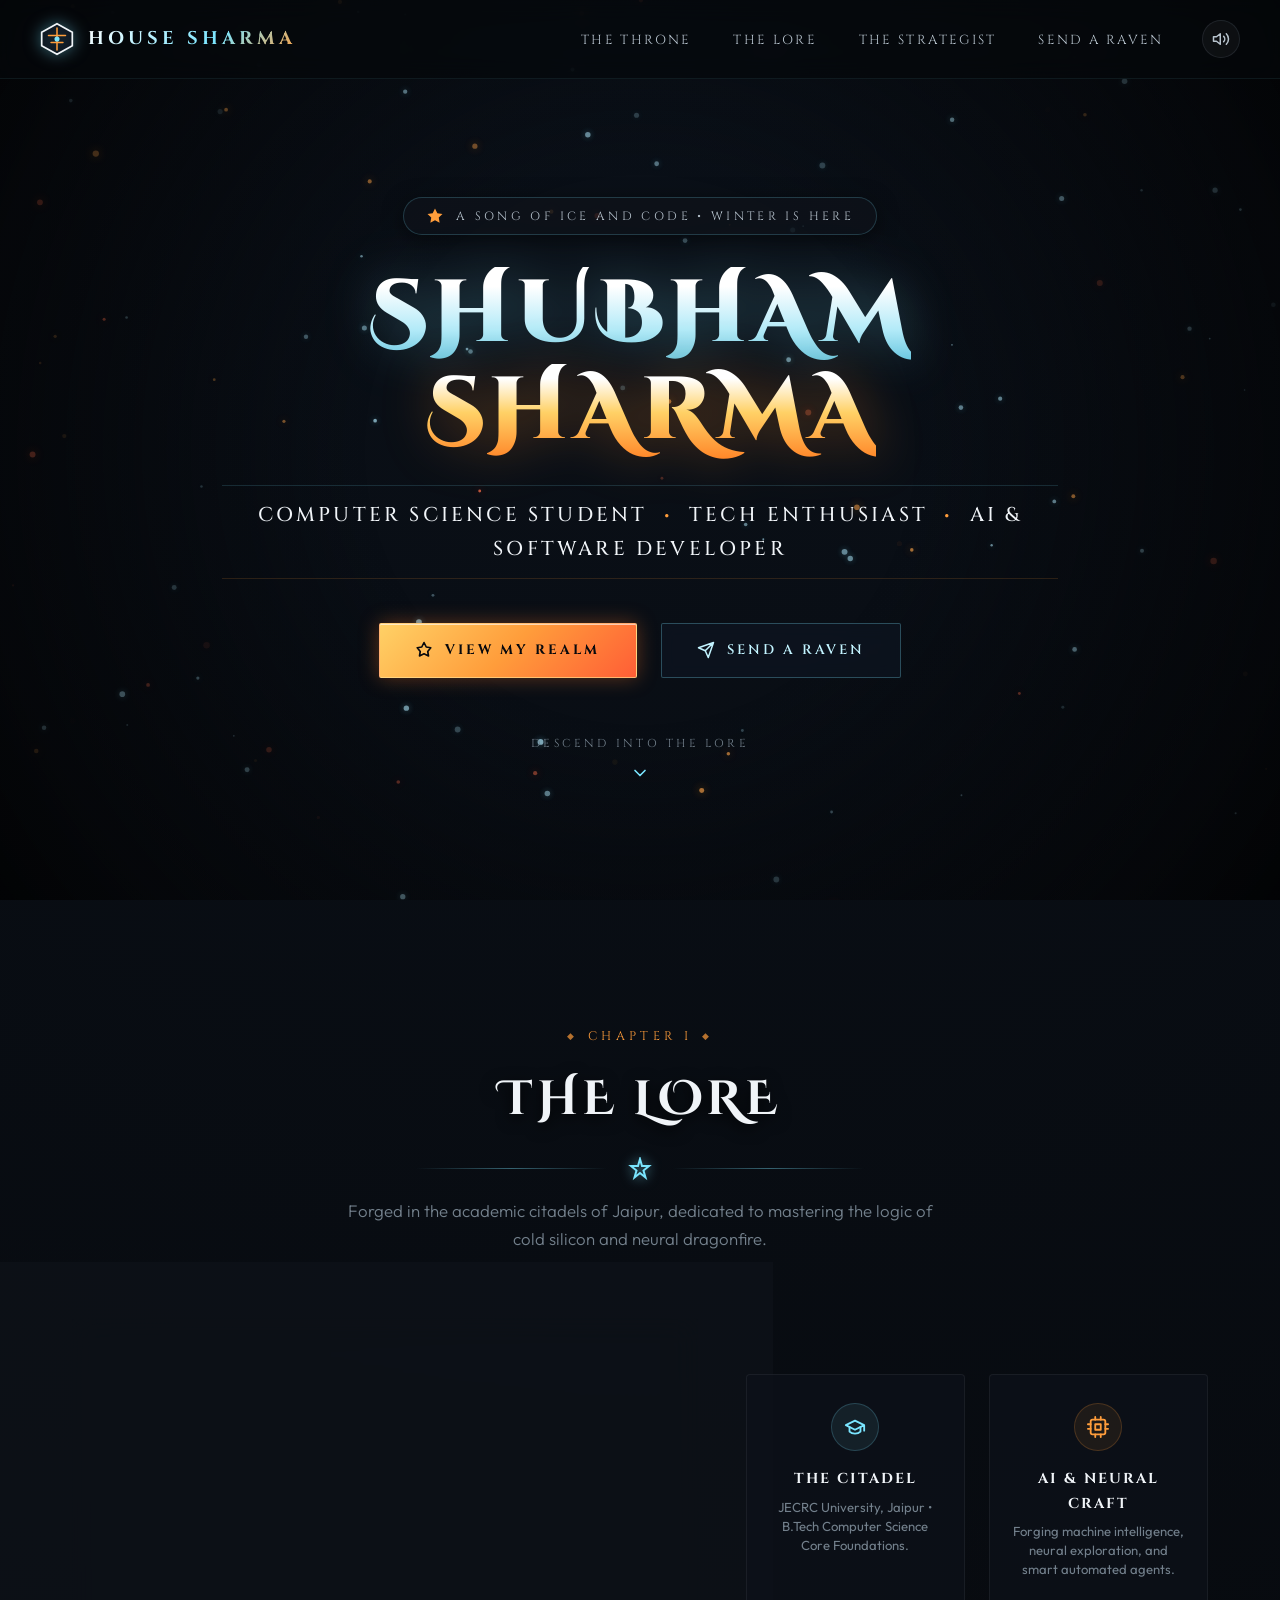
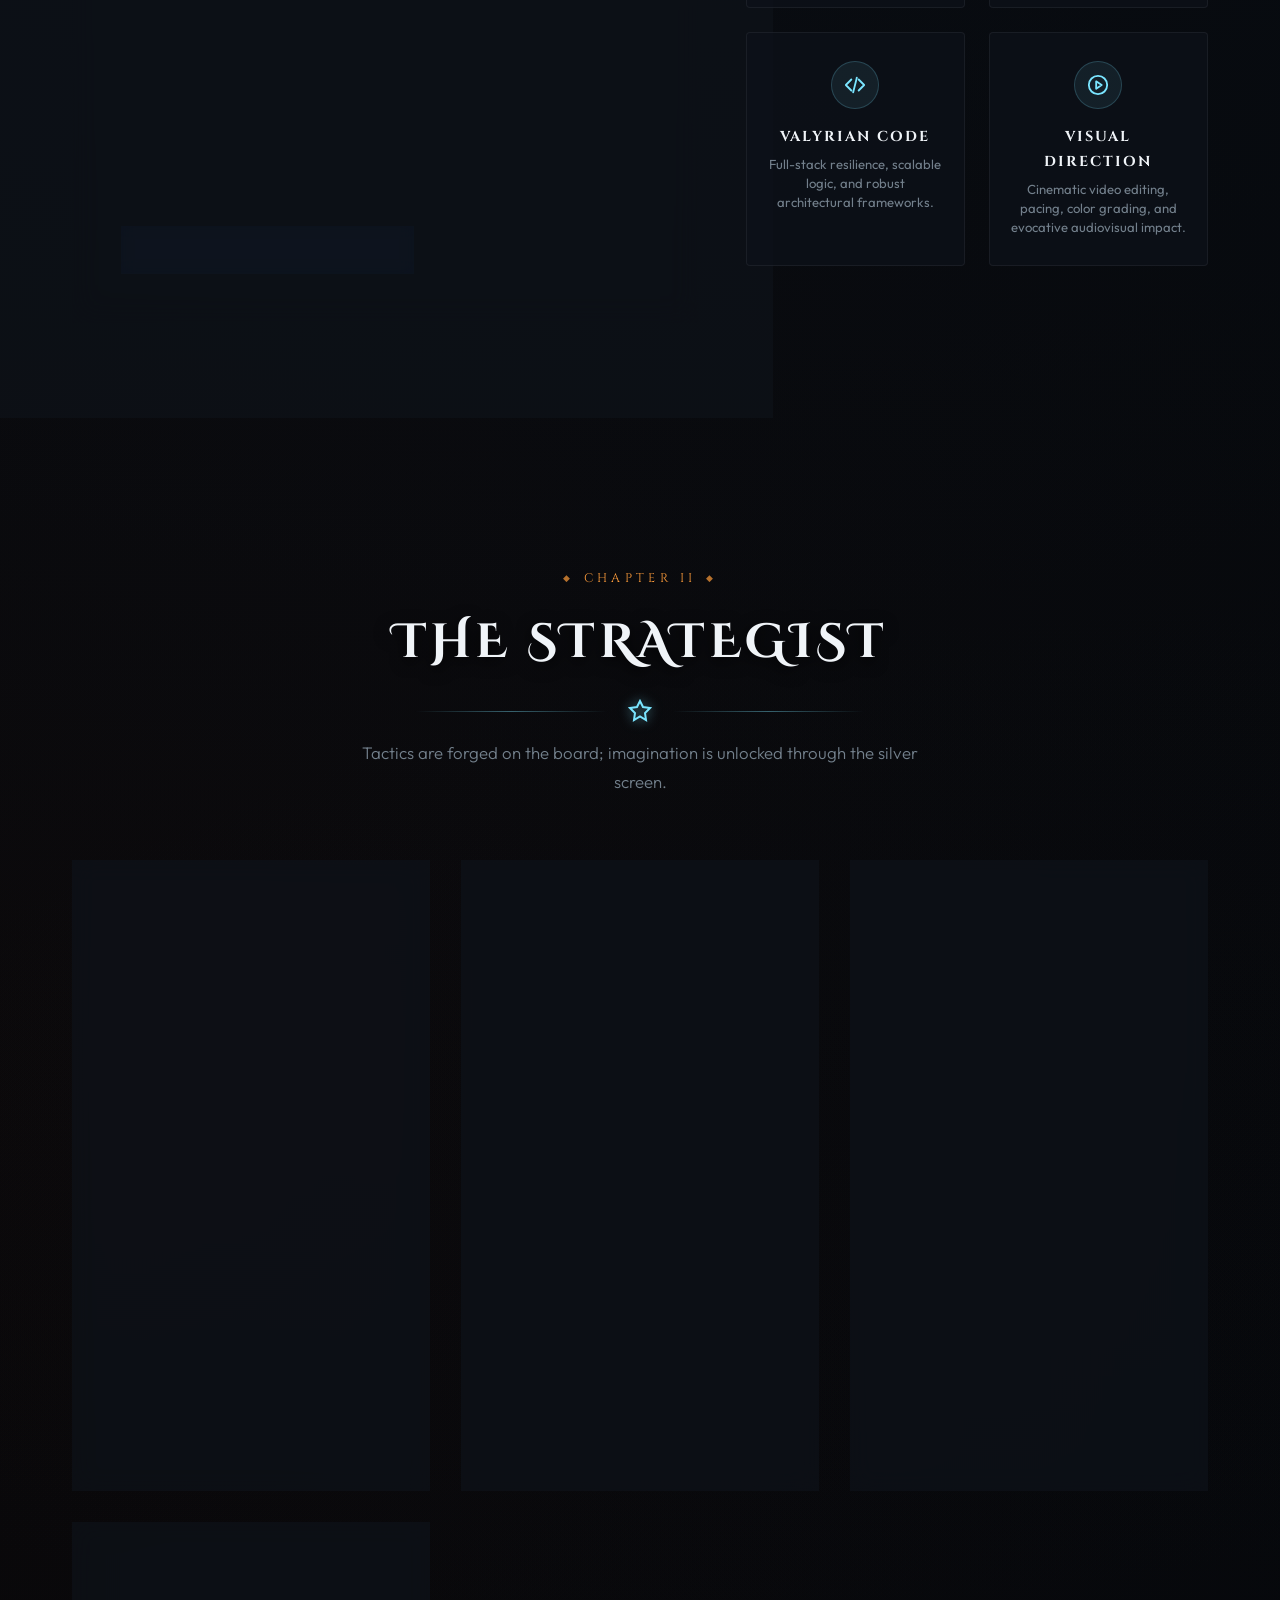
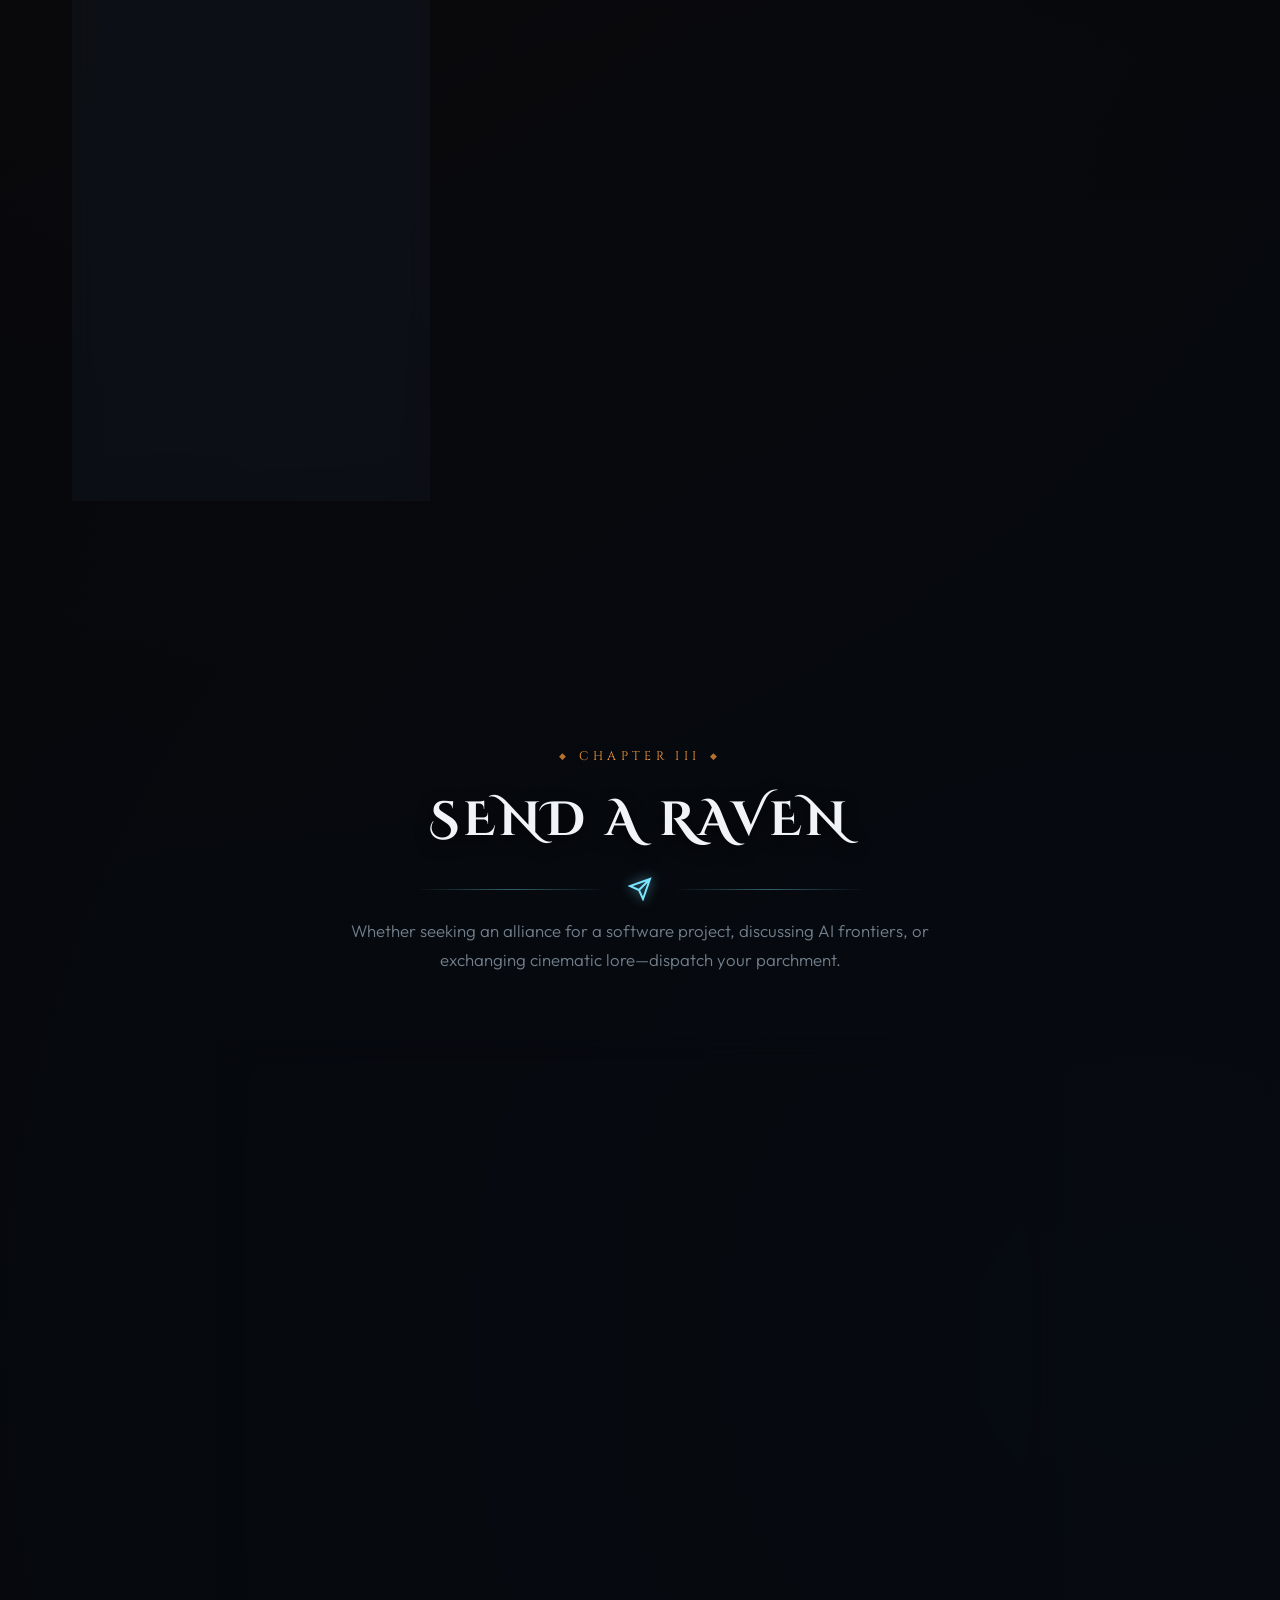
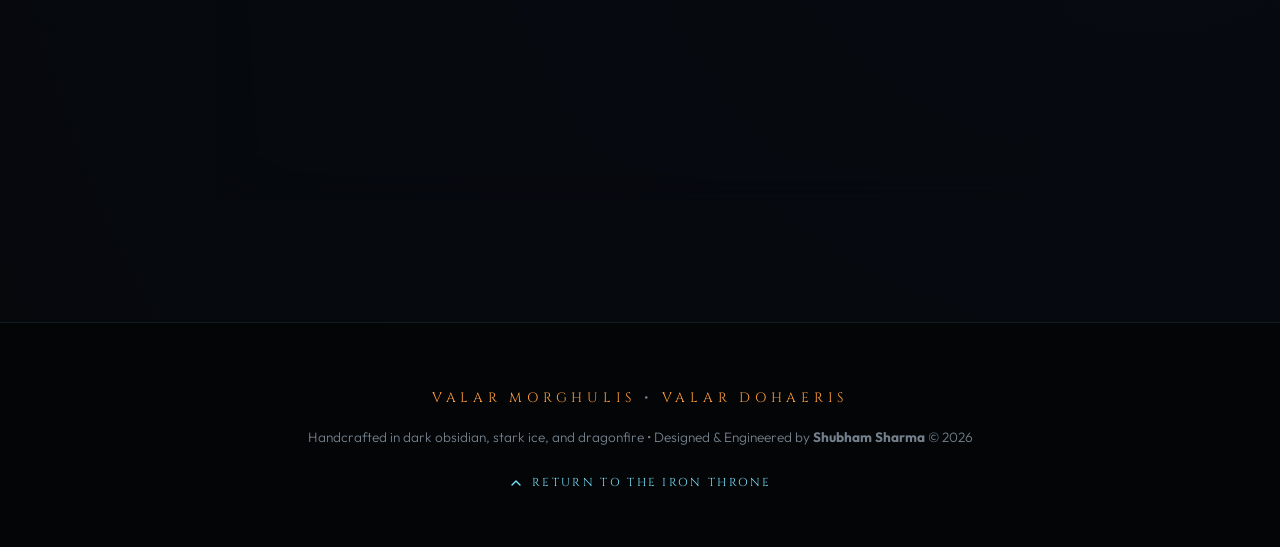
<file: index.html>
<!DOCTYPE html>
<html lang="en">
<head>
  <meta charset="UTF-8">
  <meta name="viewport" content="width=device-width, initial-scale=1.0">
  <meta name="description" content="Shubham Sharma — Computer Science Student, AI & Software Developer. A Song of Ice and Code Portfolio.">
  <title>Shubham Sharma | A Song of Ice and Code</title>
  
  <!-- Favicon / Sigil Icon -->
  <link rel="icon" type="image/svg+xml" href="data:image/svg+xml,<svg xmlns='http://www.w3.org/2000/svg' viewBox='0 0 100 100'><path d='M50 5 L90 25 L90 75 L50 95 L10 75 L10 25 Z' fill='%230e131d' stroke='%237ae5ff' stroke-width='4'/><path d='M50 20 L50 80 M30 40 L70 40 M35 60 L65 60' stroke='%23ff9d3b' stroke-width='3'/></svg>">

  <!-- Stylesheet -->
  <link rel="stylesheet" href="style.css">
</head>
<body>
  <script src="https://cdn.botpress.cloud/webchat/v5.0/inject.js"></script>
<script src="https://files.bpcontent.cloud/2026/10/06/07/20261006070747-TY2V3IFA.js" defer></script>
  <!-- Fullscreen Ambient Canvas: Ice Snow & Dragonfire Embers -->
  <canvas id="ambient-canvas" aria-hidden="true"></canvas>

  <!-- Atmospheric Vignette & Fog Gradient -->
  <div class="vignette-overlay" aria-hidden="true"></div>

  <!-- ==========================================================================
       TOP NAVIGATION BAR
       ========================================================================== -->
  <nav class="realm-nav" aria-label="Main Navigation">
    <a href="#iron-throne" class="nav-brand">
      <!-- House Sigil Icon -->
      <svg class="brand-sigil" viewBox="0 0 40 40" fill="none" xmlns="http://www.w3.org/2000/svg" aria-hidden="true">
        <polygon points="20,2 38,12 38,28 20,38 2,28 2,12" stroke="currentColor" stroke-width="2" fill="rgba(14, 20, 30, 0.8)"/>
        <path d="M20 7 V33 M10 16 H30 M13 24 H27" stroke="#ff9d3b" stroke-width="1.8" stroke-linecap="round"/>
        <circle cx="20" cy="20" r="3" fill="#7ae5ff"/>
      </svg>
      <span class="brand-title">House Sharma</span>
    </a>

    <!-- Navigation Links -->
    <ul class="nav-links">
      <li><a href="#iron-throne" class="nav-link active">The Throne</a></li>
      <li><a href="#lore" class="nav-link">The Lore</a></li>
      <li><a href="#strategist" class="nav-link">The Strategist</a></li>
      <li><a href="#raven" class="nav-link">Send a Raven</a></li>
      <li>
        <!-- Ambient Sound Effect Toggle -->
        <button id="sound-toggle" class="audio-toggle-btn" title="Enable Valyrian Soundscapes" aria-pressed="false">
          <svg width="18" height="18" viewBox="0 0 24 24" fill="none" stroke="currentColor" stroke-width="2" stroke-linecap="round" stroke-linejoin="round">
            <polygon points="11 5 6 9 2 9 2 15 6 15 11 19 11 5"></polygon>
            <path d="M19.07 4.93a10 10 0 0 1 0 14.14M15.54 8.46a5 5 0 0 1 0 7.07"></path>
          </svg>
        </button>
      </li>
    </ul>

    <!-- Mobile Navigation Toggle -->
    <button class="mobile-toggle" aria-label="Toggle navigation menu" aria-expanded="false">
      <span class="hamburger-line"></span>
      <span class="hamburger-line"></span>
      <span class="hamburger-line"></span>
    </button>
  </nav>

  <!-- ==========================================================================
       1. HERO SECTION (The Iron Throne)
       ========================================================================== -->
  <header id="iron-throne" class="hero-section">
    <div class="realm-container hero-content">
      
      <!-- Realm Crest Motto -->
      <div class="hero-crest-badge fade-up">
        <svg class="crest-sigil-icon" viewBox="0 0 24 24" fill="currentColor">
          <path d="M12 2L15.09 8.26L22 9.27L17 14.14L18.18 21.02L12 17.77L5.82 21.02L7 14.14L2 9.27L8.91 8.26L12 2Z"/>
        </svg>
        <span class="crest-text">A Song of Ice and Code &bull; Winter is Here</span>
      </div>

      <!-- Headline -->
      <h1 class="hero-title fade-up delay-1">
        <span class="name-ice">Shubham</span>
        <span class="name-fire">Sharma</span>
      </h1>

      <!-- Subtitle -->
      <div class="hero-subtitle-box fade-up delay-2">
        <p class="hero-subtitle">
          Computer Science Student <span class="bullet">&bull;</span>
          Tech Enthusiast <span class="bullet">&bull;</span>
          AI &amp; Software Developer
        </p>
      </div>

      <!-- Actions -->
      <div class="hero-actions fade-up delay-3">
        <a href="#lore" class="btn-valyrian">
          <svg width="18" height="18" viewBox="0 0 24 24" fill="none" stroke="currentColor" stroke-width="2.2" stroke-linecap="round" stroke-linejoin="round">
            <polygon points="12 2 15 8 21 9 17 14 18 20 12 17 6 20 7 14 3 9 9 8 12 2"/>
          </svg>
          <span>View My Realm</span>
        </a>

        <a href="#raven" class="btn-ice">
          <svg width="18" height="18" viewBox="0 0 24 24" fill="none" stroke="currentColor" stroke-width="2" stroke-linecap="round" stroke-linejoin="round">
            <path d="M22 2L11 13M22 2l-7 20-4-9-9-4 20-7z"/>
          </svg>
          <span>Send a Raven</span>
        </a>
      </div>

      <!-- Scroll Down Indicator -->
      <a href="#lore" class="scroll-indicator fade-up delay-4" aria-label="Descend into the realm lore">
        <span>Descend Into The Lore</span>
        <svg class="blade-chevron" viewBox="0 0 24 24" fill="none">
          <path d="M6 9L12 15L18 9" stroke-width="2" stroke-linecap="round" stroke-linejoin="round"/>
        </svg>
      </a>

    </div>
  </header>

  <!-- ==========================================================================
       2. ABOUT ME SECTION (The Lore)
       ========================================================================== -->
  <section id="lore" class="section-wrapper">
    <div class="realm-container">
      
      <!-- Section Header -->
      <div class="section-header fade-up">
        <div class="section-tag">Chapter I</div>
        <h2 class="section-title">The Lore</h2>
        <div class="section-divider">
          <span class="divider-line"></span>
          <svg class="divider-sigil" viewBox="0 0 24 24" fill="none" stroke="currentColor" stroke-width="2">
            <path d="M12 2L14 9H21L15.5 13.5L17.5 20.5L12 16L6.5 20.5L8.5 13.5L3 9H10L12 2Z"/>
          </svg>
          <span class="divider-line"></span>
        </div>
        <p class="section-subtitle">Forged in the academic citadels of Jaipur, dedicated to mastering the logic of cold silicon and neural dragonfire.</p>
      </div>

      <!-- Grid: Lore Narrative Slab & Pillar Cards -->
      <div class="about-grid">
        
        <!-- Obsidian Stone Slab (Primary Narrative) -->
        <article class="lore-card fade-left">
          <!-- Runed Corner Accents -->
          <span class="corner-ornament corner-tl"></span>
          <span class="corner-ornament corner-tr"></span>
          <span class="corner-ornament corner-bl"></span>
          <span class="corner-ornament corner-br"></span>

          <p class="lore-quote-lead">
            "A mind needs code as a sword needs a whetstone, if it is to keep its edge."
          </p>

          <p class="lore-paragraph">
            I am currently pursuing my <strong>Computer Science Core degree</strong> at <span class="highlight-ice">JECRC University, Jaipur</span>. I am a passionate tech enthusiast dedicated to forging robust software and exploring the uncharted territories of <span class="highlight-fire">AI development</span>. Beyond the code, I have a strong creative eye for <span class="highlight-ice">video editing</span>.
          </p>

          <p class="lore-paragraph">
            Like a blacksmith hammering Valyrian steel, I treat every line of code as an artifact of precision. From architecting responsive, high-performance web systems to engineering intelligent algorithmic models, I bridge the raw structural discipline of the North with the fiery ambition of creative visual storytelling.
          </p>

          <div style="margin-top: 2rem;">
            <a href="#strategist" class="btn-ice" style="padding: 0.75rem 1.6rem; font-size: 0.78rem;">
              <span>Inspect The Strategy</span>
              <svg width="15" height="15" viewBox="0 0 24 24" fill="none" stroke="currentColor" stroke-width="2"><path d="M5 12h14M12 5l7 7-7 7"/></svg>
            </a>
          </div>
        </article>

        <!-- Pillars of Mastery -->
        <div class="lore-pillars fade-right">
          
          <!-- Pillar 1: The Citadel -->
          <div class="pillar-card">
            <div class="pillar-icon-box">
              <svg width="22" height="22" viewBox="0 0 24 24" fill="none" stroke="currentColor" stroke-width="2" stroke-linecap="round" stroke-linejoin="round">
                <path d="M22 10v6M2 10l10-5 10 5-10 5z"/>
                <path d="M6 12v5c3 3 9 3 12 0v-5"/>
              </svg>
            </div>
            <h3 class="pillar-title">The Citadel</h3>
            <p class="pillar-desc">JECRC University, Jaipur &bull; B.Tech Computer Science Core Foundations.</p>
          </div>

          <!-- Pillar 2: AI Frontiers -->
          <div class="pillar-card">
            <div class="pillar-icon-box">
              <svg width="22" height="22" viewBox="0 0 24 24" fill="none" stroke="currentColor" stroke-width="2" stroke-linecap="round" stroke-linejoin="round">
                <rect x="4" y="4" width="16" height="16" rx="2" ry="2"/>
                <rect x="9" y="9" width="6" height="6"/>
                <line x1="9" y1="1" x2="9" y2="4"/>
                <line x1="15" y1="1" x2="15" y2="4"/>
                <line x1="9" y1="20" x2="9" y2="23"/>
                <line x1="15" y1="20" x2="15" y2="23"/>
                <line x1="20" y1="9" x2="23" y2="9"/>
                <line x1="20" y1="14" x2="23" y2="14"/>
                <line x1="1" y1="9" x2="4" y2="9"/>
                <line x1="1" y1="14" x2="4" y2="14"/>
              </svg>
            </div>
            <h3 class="pillar-title">AI &amp; Neural Craft</h3>
            <p class="pillar-desc">Forging machine intelligence, neural exploration, and smart automated agents.</p>
          </div>

          <!-- Pillar 3: Software Forge -->
          <div class="pillar-card">
            <div class="pillar-icon-box">
              <svg width="22" height="22" viewBox="0 0 24 24" fill="none" stroke="currentColor" stroke-width="2" stroke-linecap="round" stroke-linejoin="round">
                <polyline points="16 18 22 12 16 6"/>
                <polyline points="8 6 2 12 8 18"/>
                <line x1="14" y1="4" x2="10" y2="20"/>
              </svg>
            </div>
            <h3 class="pillar-title">Valyrian Code</h3>
            <p class="pillar-desc">Full-stack resilience, scalable logic, and robust architectural frameworks.</p>
          </div>

          <!-- Pillar 4: Visual Storytelling -->
          <div class="pillar-card">
            <div class="pillar-icon-box">
              <svg width="22" height="22" viewBox="0 0 24 24" fill="none" stroke="currentColor" stroke-width="2" stroke-linecap="round" stroke-linejoin="round">
                <circle cx="12" cy="12" r="10"/>
                <polygon points="10 8 16 12 10 16 10 8"/>
              </svg>
            </div>
            <h3 class="pillar-title">Visual Direction</h3>
            <p class="pillar-desc">Cinematic video editing, pacing, color grading, and evocative audiovisual impact.</p>
          </div>

        </div>

      </div>

    </div>
  </section>

  <!-- ==========================================================================
       3. INTERESTS & HOBBIES SECTION (The Strategist)
       ========================================================================== */ -->
  <section id="strategist" class="section-wrapper">
    <div class="realm-container">
      
      <!-- Section Header -->
      <div class="section-header fade-up">
        <div class="section-tag">Chapter II</div>
        <h2 class="section-title">The Strategist</h2>
        <div class="section-divider">
          <span class="divider-line"></span>
          <svg class="divider-sigil" viewBox="0 0 24 24" fill="none" stroke="currentColor" stroke-width="2">
            <path d="M12 2L15 8L22 9L17 14L18 21L12 17.5L6 21L7 14L2 9L9 8L12 2Z"/>
          </svg>
          <span class="divider-line"></span>
        </div>
        <p class="section-subtitle">Tactics are forged on the board; imagination is unlocked through the silver screen.</p>
      </div>

      <!-- Tactics & Hobbies Grid -->
      <div class="tactics-grid">
        
        <!-- Card 1: Chess & Strategy -->
        <article class="tactic-card tactic-chess fade-up delay-1">
          <div class="tactic-header">
            <div class="tactic-sigil" aria-hidden="true">
              <!-- Knight Chess Piece SVG -->
              <svg width="28" height="28" viewBox="0 0 24 24" fill="none" stroke="currentColor" stroke-width="2" stroke-linecap="round" stroke-linejoin="round">
                <path d="M19 20H5v-2c0-.6.4-1 1-1h1v-2c0-.7.3-1.4.8-1.9L11 10.5V9a2 2 0 0 1 2-2h1a2 2 0 0 1 2 2v1l1.2 1.2c.5.5.8 1.2.8 1.9v2h1c.6 0 1 .4 1 1v2z"/>
                <path d="M10 6c0-1.7 1.3-3 3-3s3 1.3 3 3"/>
                <circle cx="12" cy="13" r="1"/>
              </svg>
            </div>
            <span class="tactic-rank">Tactic &bull; 01</span>
          </div>

          <h3 class="tactic-title">The Grandmaster's Board</h3>
          <div class="tactic-alias">Strategic Thinking &amp; Chess</div>

          <p class="tactic-desc">
            I hone my strategic thinking and foresight through <strong>Chess</strong>. On the 64 squares, every move is calculated multiple steps in advance. Like debugging intricate system logic, chess teaches patience, spatial pattern recognition, resource trade-offs, and how to turn defensive pressure into an unstoppable offensive endgame.
          </p>

          <div class="tactic-traits">
            <span class="trait-tag">Deep Foresight</span>
            <span class="trait-tag">Tactical Trade-offs</span>
            <span class="trait-tag">Endgame Mastery</span>
          </div>
        </article>

        <!-- Card 2: Cinema & Visual Storytelling -->
        <article class="tactic-card tactic-cinema fade-up delay-2">
          <div class="tactic-header">
            <div class="tactic-sigil" aria-hidden="true">
              <!-- Film Reel / Cinema SVG -->
              <svg width="28" height="28" viewBox="0 0 24 24" fill="none" stroke="currentColor" stroke-width="2" stroke-linecap="round" stroke-linejoin="round">
                <rect x="2" y="2" width="20" height="20" rx="2.18" ry="2.18"/>
                <line x1="7" y1="2" x2="7" y2="22"/>
                <line x1="17" y1="2" x2="17" y2="22"/>
                <line x1="2" y1="12" x2="22" y2="12"/>
                <line x1="2" y1="7" x2="7" y2="7"/>
                <line x1="2" y1="17" x2="7" y2="17"/>
                <line x1="17" y1="17" x2="22" y2="17"/>
                <line x1="17" y1="7" x2="22" y2="7"/>
              </svg>
            </div>
            <span class="tactic-rank">Lore &bull; 02</span>
          </div>

          <h3 class="tactic-title">The Chronicler's Lens</h3>
          <div class="tactic-alias">Cinema &amp; Visual Storytelling</div>

          <p class="tactic-desc">
            I study the nuanced art of <strong>visual storytelling by watching movies</strong>. Cinema is more than entertainment—it is a masterclass in framing, mood curation, visual metaphors, lighting balance, and emotional resonance. Deconstructing how legendary directors craft worlds fuels how I design rich, atmospheric user interfaces.
          </p>

          <div class="tactic-traits">
            <span class="trait-tag">Narrative Pacing</span>
            <span class="trait-tag">Atmospheric Lighting</span>
            <span class="trait-tag">Cinematic Framing</span>
          </div>
        </article>

        <!-- Card 3: Creative Video Editing -->
        <article class="tactic-card tactic-editing fade-up delay-3">
          <div class="tactic-header">
            <div class="tactic-sigil" aria-hidden="true">
              <!-- Video Editing Scissors / Razor Blade SVG -->
              <svg width="28" height="28" viewBox="0 0 24 24" fill="none" stroke="currentColor" stroke-width="2" stroke-linecap="round" stroke-linejoin="round">
                <circle cx="6" cy="6" r="3"/>
                <circle cx="6" cy="18" r="3"/>
                <line x1="20" y1="4" x2="8.12" y2="15.88"/>
                <line x1="14.47" y1="14.48" x2="20" y2="20"/>
                <line x1="8.12" y1="8.12" x2="12" y2="12"/>
              </svg>
            </div>
            <span class="tactic-rank">Craft &bull; 03</span>
          </div>

          <h3 class="tactic-title">The Forge of Frames</h3>
          <div class="tactic-alias">Video Editing &amp; Motion Design</div>

          <p class="tactic-desc">
            Equipped with a meticulous creative eye, I cut and assemble raw footage into rhythmic visual narratives. From precise jump cuts to evocative color grades and sound design synchronization, video editing is where algorithmic precision meets unfiltered artistic storytelling.
          </p>

          <div class="tactic-traits">
            <span class="trait-tag">Dynamic Pacing</span>
            <span class="trait-tag">Color Grading</span>
            <span class="trait-tag">Sound Synthesis</span>
          </div>
        </article>

        <!-- Card 4: AI & Software Development -->
        <article class="tactic-card tactic-ai fade-up delay-4">
          <div class="tactic-header">
            <div class="tactic-sigil" aria-hidden="true">
              <!-- Arcane Matrix / AI Rune SVG -->
              <svg width="28" height="28" viewBox="0 0 24 24" fill="none" stroke="currentColor" stroke-width="2" stroke-linecap="round" stroke-linejoin="round">
                <path d="M12 2v4M12 18v4M4.93 4.93l2.83 2.83M16.24 16.24l2.83 2.83M2 12h4M18 12h4M4.93 19.07l2.83-2.83M16.24 7.76l2.83-2.83"/>
                <circle cx="12" cy="12" r="3"/>
              </svg>
            </div>
            <span class="tactic-rank">Sorcery &bull; 04</span>
          </div>

          <h3 class="tactic-title">The Arcane Algorithms</h3>
          <div class="tactic-alias">AI Exploration &amp; Software</div>

          <p class="tactic-desc">
            Pushing the boundaries of the digital realm through machine learning models, intelligent heuristics, and full-stack software development. Constantly analyzing novel architectures to forge resilient, autonomous applications that serve real-world quests.
          </p>

          <div class="tactic-traits">
            <span class="trait-tag">Autonomous Systems</span>
            <span class="trait-tag">Machine Learning</span>
            <span class="trait-tag">Clean Architecture</span>
          </div>
        </article>

      </div>

    </div>
  </section>

  <!-- ==========================================================================
       4. CONTACT SECTION (Send a Raven)
       ========================================================================== -->
  <section id="raven" class="section-wrapper contact-section">
    <div class="realm-container">
      
      <!-- Section Header -->
      <div class="section-header fade-up">
        <div class="section-tag">Chapter III</div>
        <h2 class="section-title">Send a Raven</h2>
        <div class="section-divider">
          <span class="divider-line"></span>
          <svg class="divider-sigil" viewBox="0 0 24 24" fill="none" stroke="currentColor" stroke-width="2">
            <path d="M22 2L11 13M22 2l-7 20-4-9-9-4 20-7z"/>
          </svg>
          <span class="divider-line"></span>
        </div>
        <p class="section-subtitle">Whether seeking an alliance for a software project, discussing AI frontiers, or exchanging cinematic lore—dispatch your parchment.</p>
      </div>

      <!-- Obsidian Parchment Card -->
      <div class="raven-scroll-card fade-up">
        
        <!-- Dragon Wax Seal Element -->
        <div class="wax-seal" title="Royal House Seal">
          <svg class="seal-icon" viewBox="0 0 24 24" fill="currentColor">
            <!-- Heraldic Three-Headed Dragon Crest Style -->
            <path d="M12 2C6.48 2 2 6.48 2 12s4.48 10 10 10 10-4.48 10-10S17.52 2 12 2zm1 17.93c-3.95-.49-7-3.85-7-7.93 0-.62.08-1.21.21-1.79L9 15v1c0 1.1.9 2 2 2v.93zm6.9-2.54c-.26-.81-1-1.39-1.9-1.39h-1v-3c0-.55-.45-1-1-1H8v-2h2c.55 0 1-.45 1-1V7h2c1.1 0 2-.9 2-2v-.41c2.93 1.19 5 4.06 5 7.41 0 2.08-.8 3.97-2.1 5.39z"/>
          </svg>
        </div>

        <!-- Fast Communication Channels (Email & GitHub) -->
        <div class="contact-channels">
          
          <!-- Email Channel -->
          <a href="mailto:shubhamsharma572007@gmail.com" class="channel-card" id="copy-email-btn" data-original-hint="Dispatch Direct Raven">
            <div class="channel-icon-wrap" aria-hidden="true">
              <!-- Raven / Quill Email SVG -->
              <svg width="24" height="24" viewBox="0 0 24 24" fill="none" stroke="currentColor" stroke-width="2" stroke-linecap="round" stroke-linejoin="round">
                <path d="M4 4h16c1.1 0 2 .9 2 2v12c0 1.1-.9 2-2 2H4c-1.1 0-2-.9-2-2V6c0-1.1.9-2 2-2z"/>
                <polyline points="22,6 12,13 2,6"/>
              </svg>
            </div>
            <div class="channel-info">
              <div class="channel-label">Official Raven Courier (Email)</div>
              <div class="channel-value">shubhamsharma572007@gmail.com</div>
              <div class="channel-action-hint">Click to Dispatch or Copy &rarr;</div>
            </div>
          </a>

          <!-- GitHub Channel -->
          <a href="https://github.com/Shubham-577" target="_blank" rel="noopener noreferrer" class="channel-card">
            <div class="channel-icon-wrap" aria-hidden="true">
              <!-- Official GitHub Crest SVG -->
              <svg width="24" height="24" viewBox="0 0 24 24" fill="currentColor">
                <path fill-rule="evenodd" clip-rule="evenodd" d="M12 2C6.477 2 2 6.484 2 12.017c0 4.425 2.865 8.18 6.839 9.504.5.092.682-.217.682-.483 0-.237-.008-.868-.013-1.703-2.782.605-3.369-1.343-3.369-1.343-.454-1.158-1.11-1.466-1.11-1.466-.908-.62.069-.608.069-.608 1.003.07 1.53 1.032 1.53 1.032.892 1.53 2.341 1.088 2.91.832.092-.647.35-1.088.636-1.338-2.22-.253-4.555-1.113-4.555-4.951 0-1.093.39-1.988 1.029-2.688-.103-.253-.446-1.272.098-2.65 0 0 .84-.27 2.75 1.026A9.564 9.564 0 0112 6.844c.85.004 1.705.115 2.504.337 1.909-1.296 2.747-1.027 2.747-1.027.546 1.379.202 2.398.1 2.651.64.7 1.028 1.595 1.028 2.688 0 3.848-2.339 4.695-4.566 4.943.359.309.678.92.678 1.855 0 1.338-.012 2.419-.012 2.747 0 .268.18.58.688.482A10.019 10.019 0 0022 12.017C22 6.484 17.522 2 12 2z"/>
              </svg>
            </div>
            <div class="channel-info">
              <div class="channel-label">The Digital Armory (GitHub)</div>
              <div class="channel-value">github.com/Shubham-577</div>
              <div class="channel-action-hint">Explore Repositories &rarr;</div>
            </div>
          </a>

        </div>

        <!-- Raven Dispatch Interactive Form -->
        <form id="raven-form" class="raven-form" novalidate>
          <div class="form-group-row">
            <div class="form-control">
              <label for="sender-name" class="form-label">Your Name / Title</label>
              <input type="text" id="sender-name" class="form-input" placeholder="e.g. Lord Tyrion or Lady Arya" required>
            </div>
            <div class="form-control">
              <label for="sender-email" class="form-label">Return Raven (Your Email)</label>
              <input type="email" id="sender-email" class="form-input" placeholder="e.g. raven@winterfell.org" required>
            </div>
          </div>

          <div class="form-control" style="margin-bottom: 1.5rem;">
            <label for="sender-realm" class="form-label">Affiliation / Organization</label>
            <input type="text" id="sender-realm" class="form-input" placeholder="e.g. Citadel of Tech, Startup Realm, Independent Explorer">
          </div>

          <div class="form-control">
            <label for="sender-scroll" class="form-label">Message Scroll (Inscribe your words)</label>
            <textarea id="sender-scroll" class="form-textarea" placeholder="Inscribe your thoughts, proposed alliance, or inquiries here..." required></textarea>
          </div>

          <div class="form-submit-row">
            <span id="form-status" class="form-status"></span>
            <button type="submit" class="btn-valyrian">
              <svg width="18" height="18" viewBox="0 0 24 24" fill="none" stroke="currentColor" stroke-width="2.2" stroke-linecap="round" stroke-linejoin="round">
                <path d="M22 2L11 13M22 2l-7 20-4-9-9-4 20-7z"/>
              </svg>
              <span>Release The Raven</span>
            </button>
          </div>
        </form>

      </div>

    </div>
  </section>

  <!-- ==========================================================================
       RAVEN FLIGHT CONFIRMATION MODAL
       ========================================================================== -->
  <div id="raven-modal" class="raven-flight-modal" role="dialog" aria-modal="true" aria-labelledby="modal-title">
    <div class="raven-modal-card">
      <!-- Animated Flying Raven SVG -->
      <svg class="raven-flight-icon" viewBox="0 0 24 24" fill="none" stroke="currentColor" stroke-width="1.8" stroke-linecap="round" stroke-linejoin="round">
        <path d="M22 2L11 13M22 2l-7 20-4-9-9-4 20-7z"/>
        <path d="M15 15l4 4"/>
      </svg>
      <h3 id="modal-title" class="raven-modal-title">The Raven Takes Flight</h3>
      <p class="raven-modal-desc">
        Your scroll has been sealed with dragon wax. It flies swiftly to <strong style="color:var(--fire-amber);">shubhamsharma572007@gmail.com</strong>. May the winds carry your words safely, <span id="modal-sender-name" style="color:var(--ice-core);">Traveler</span>.
      </p>
      
      <div style="display:flex; gap:1rem; justify-content:center; flex-wrap:wrap;">
        <button id="launch-mail-client" class="btn-valyrian" style="padding:0.75rem 1.5rem; font-size:0.75rem;">
          <span>Open Email Client</span>
        </button>
        <button id="raven-modal-close" class="btn-ice" style="padding:0.75rem 1.5rem; font-size:0.75rem;">
          <span>Close Scroll</span>
        </button>
      </div>
    </div>
  </div>

  <!-- ==========================================================================
       FOOTER
       ========================================================================== -->
  <footer class="realm-footer">
    <div class="realm-container">
      <p class="motto-banner">
        <span>Valar Morghulis</span> &bull; <span>Valar Dohaeris</span>
      </p>
      <p class="footer-copy">
        Handcrafted in dark obsidian, stark ice, and dragonfire &bull; Designed &amp; Engineered by <strong>Shubham Sharma</strong> &copy; 2026
      </p>
      <div>
        <a href="#iron-throne" class="footer-back-to-top">
          <svg width="16" height="16" viewBox="0 0 24 24" fill="none" stroke="currentColor" stroke-width="2" stroke-linecap="round" stroke-linejoin="round">
            <polyline points="18 15 12 9 6 15"/>
          </svg>
          <span>Return To The Iron Throne</span>
        </a>
      </div>
    </div>
  </footer>

  <!-- Main JavaScript Interaction Engine -->
  <script src="script.js"></script>
</body>
</html>
</file>
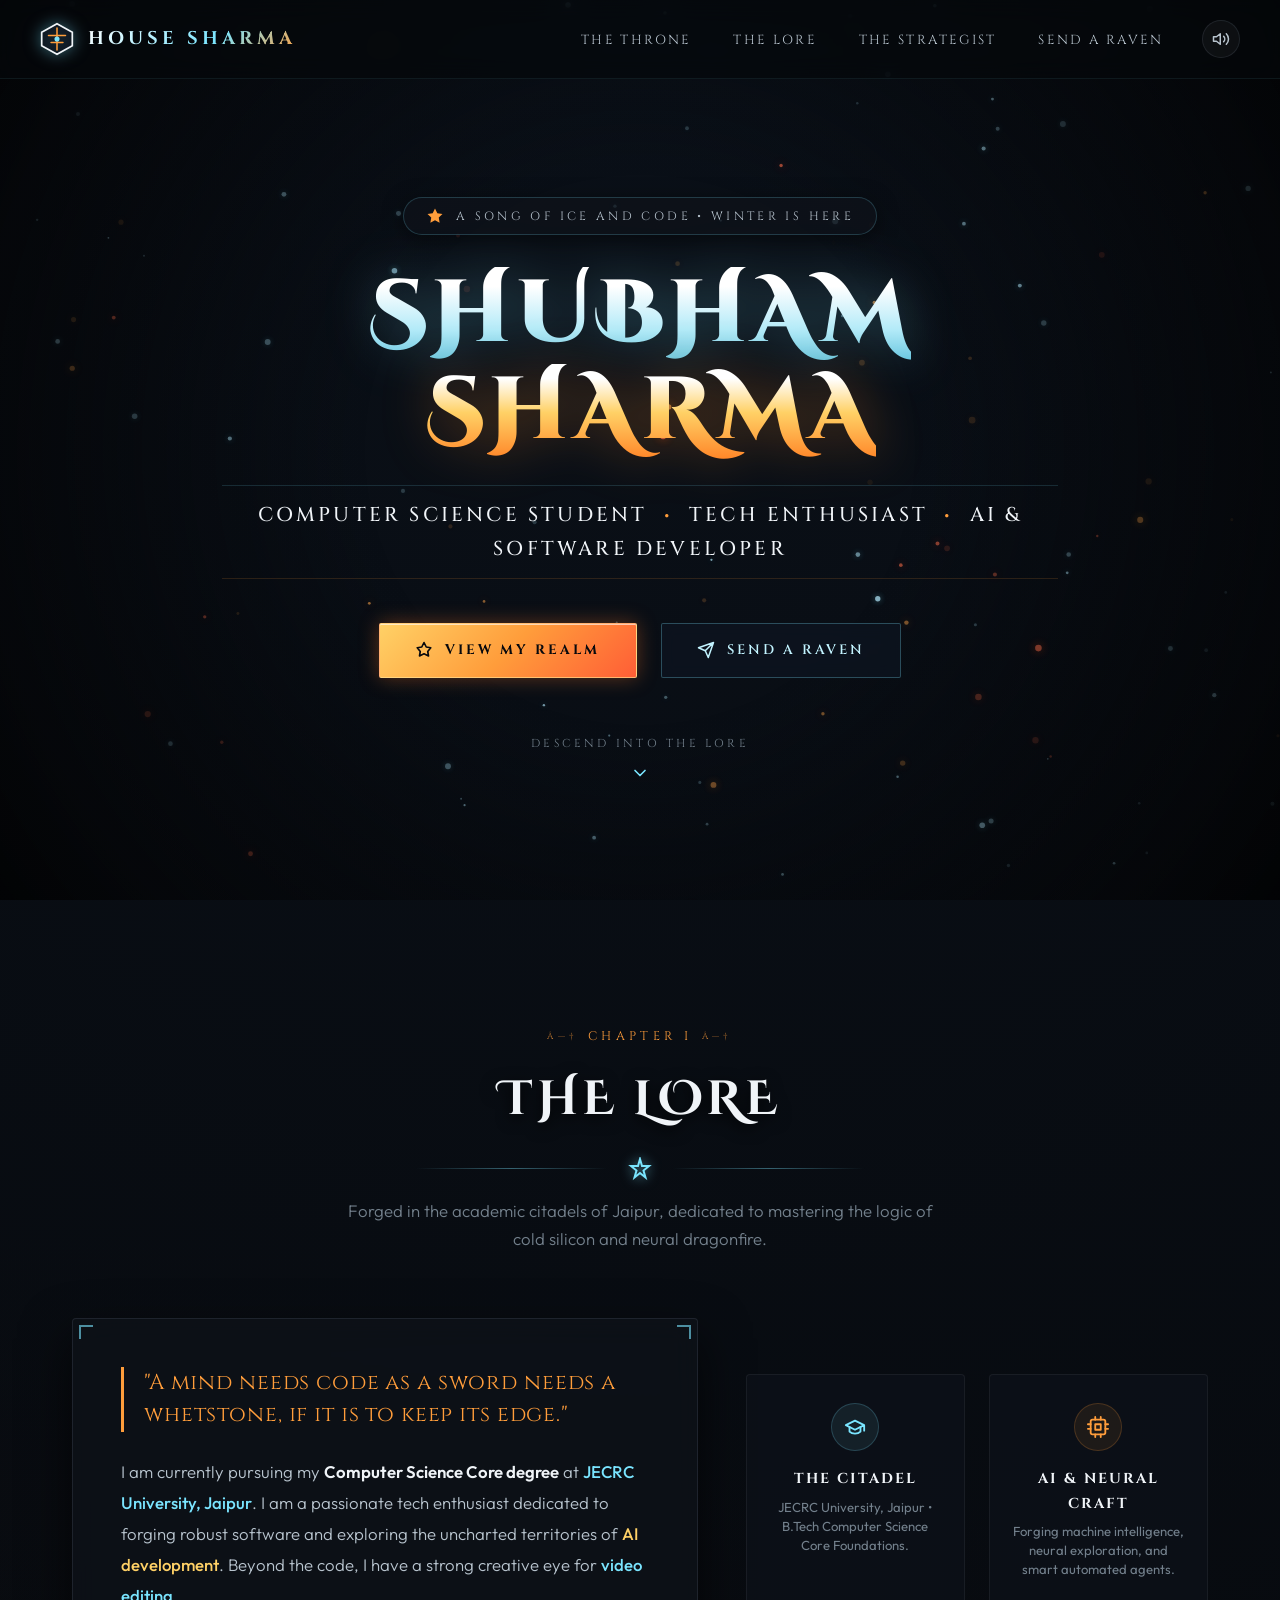
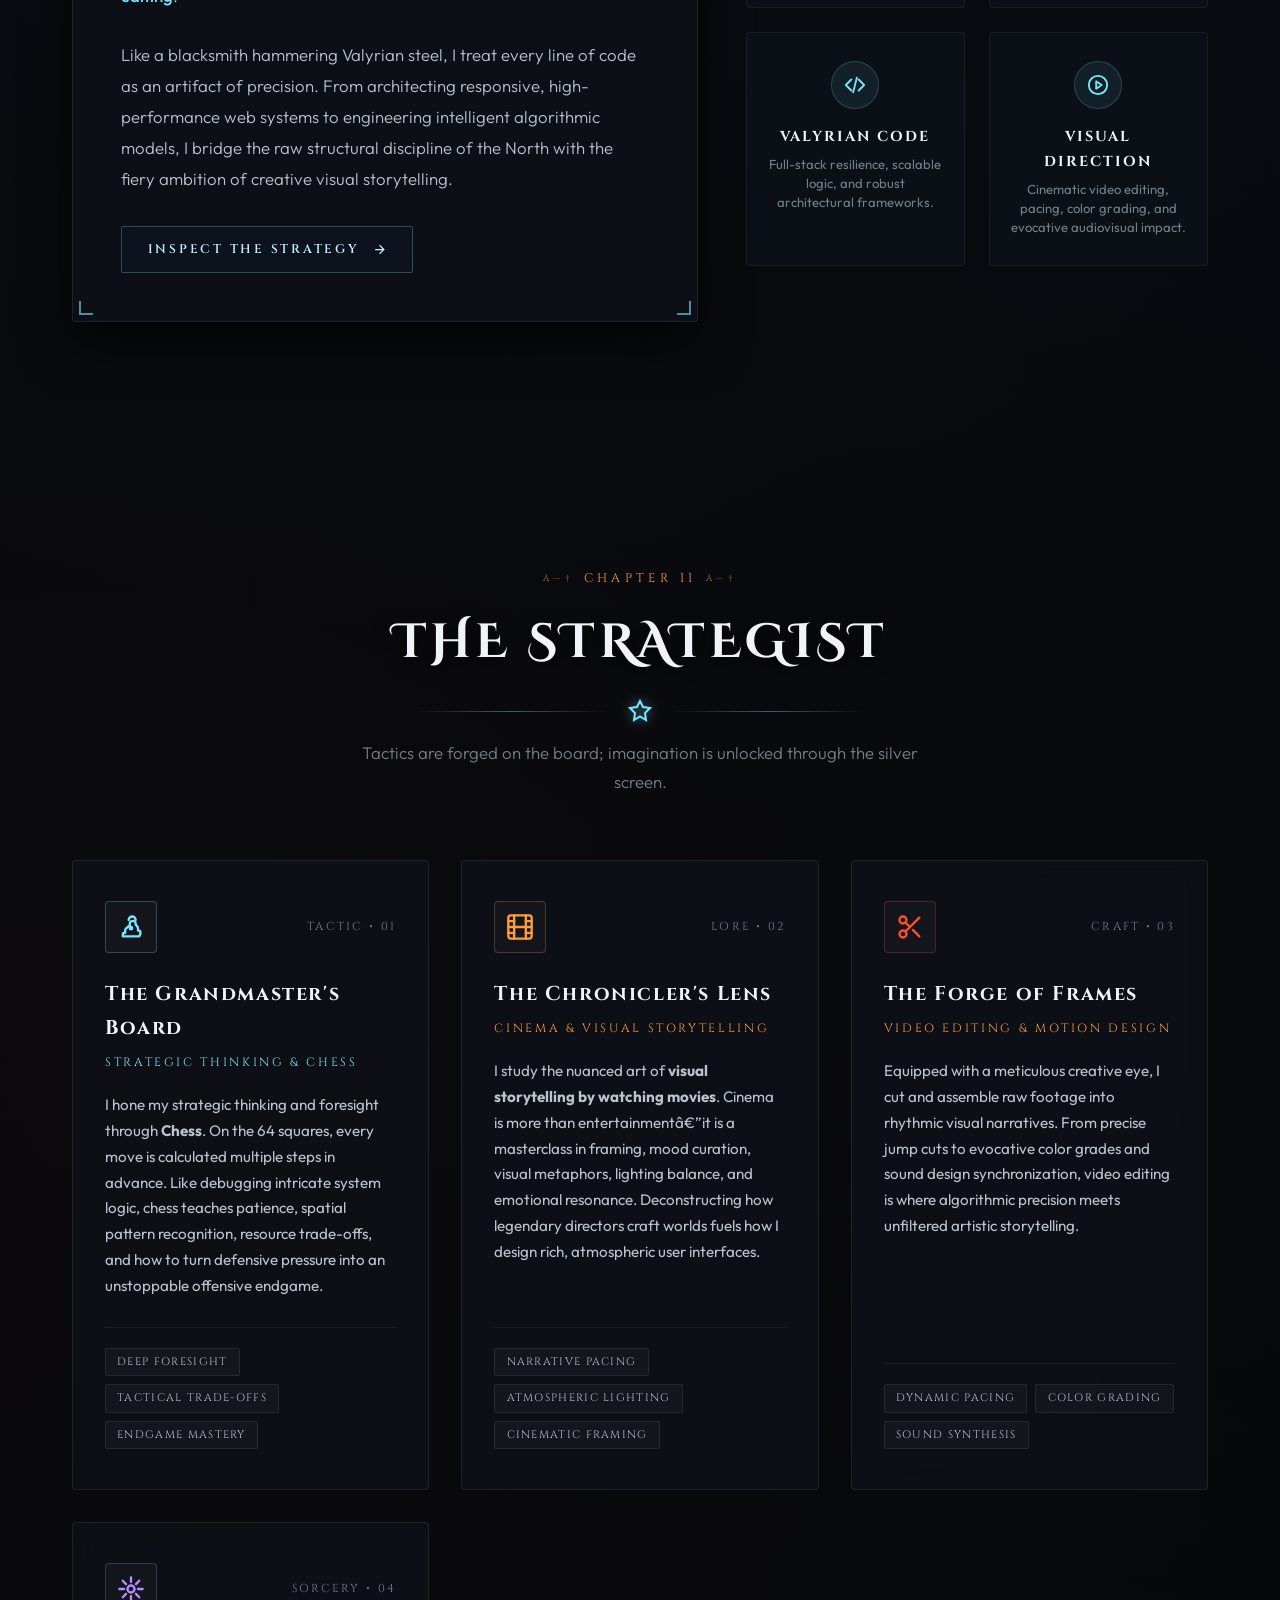
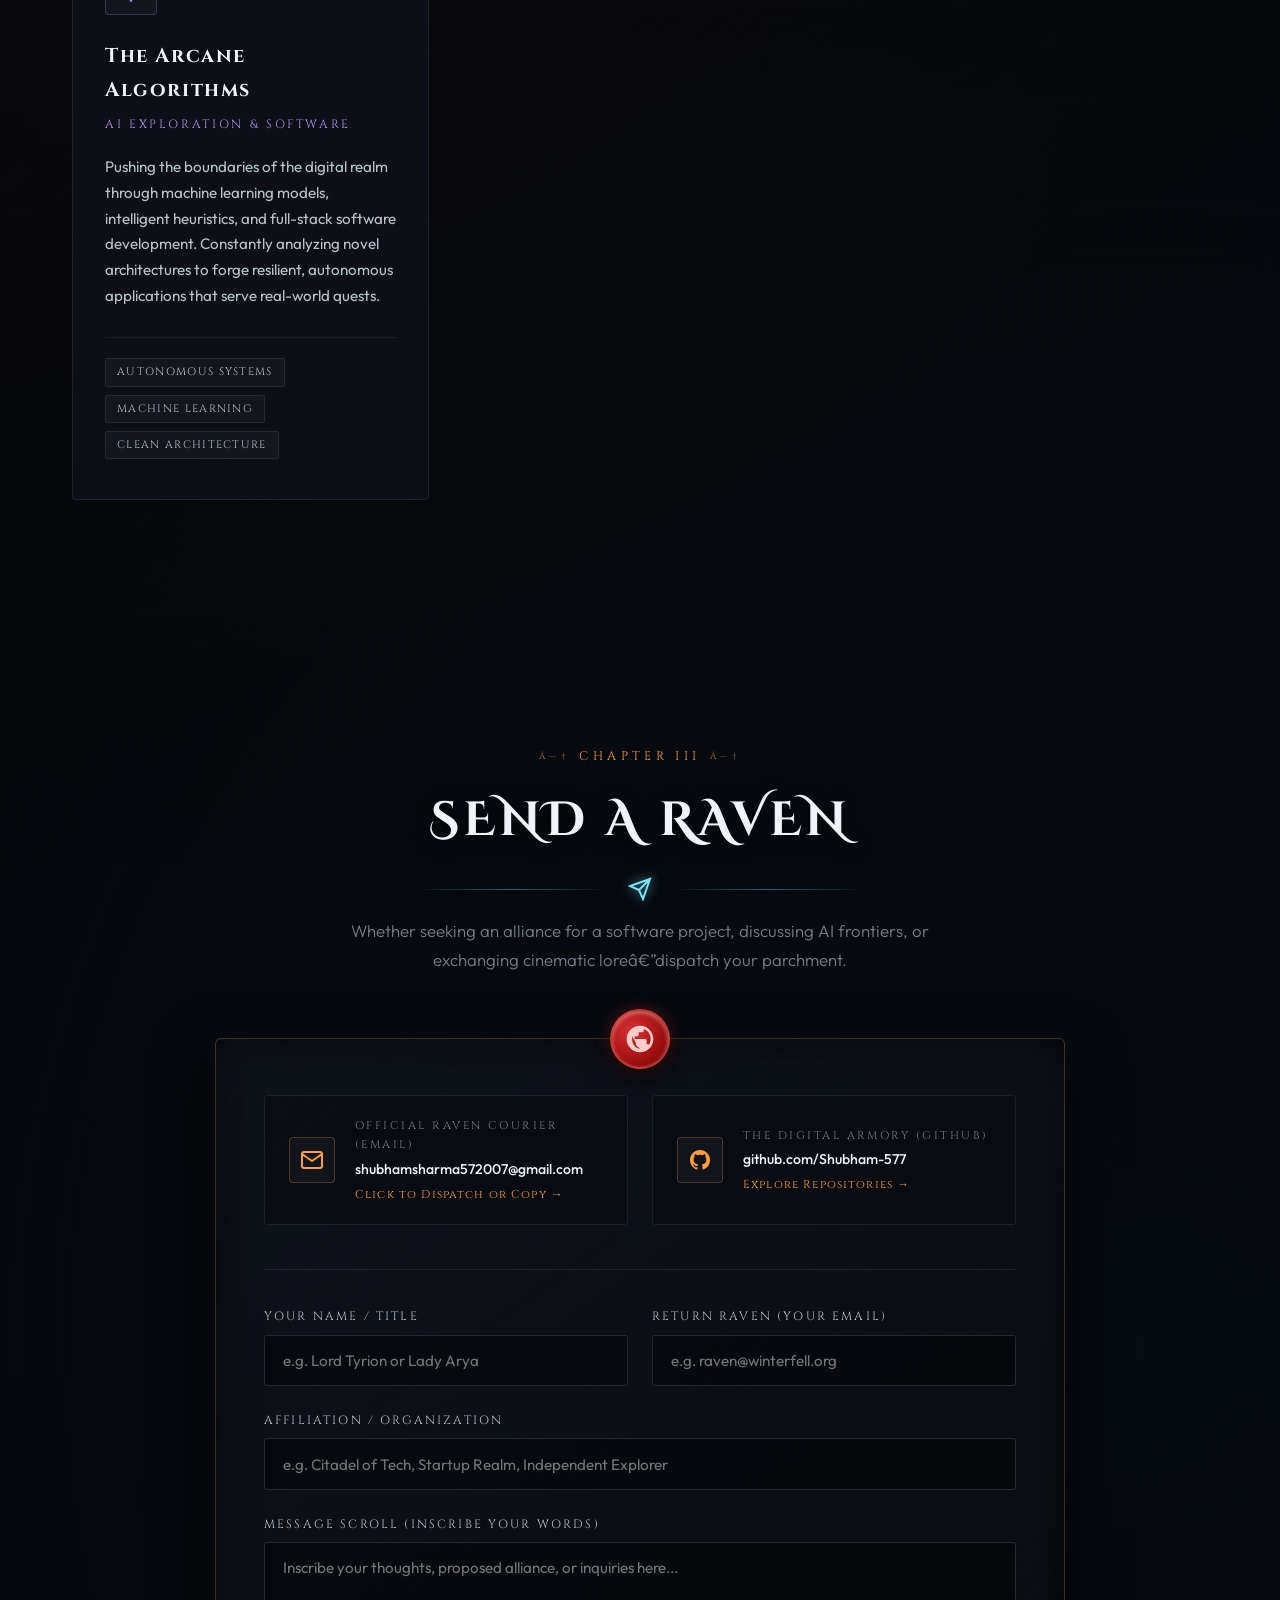
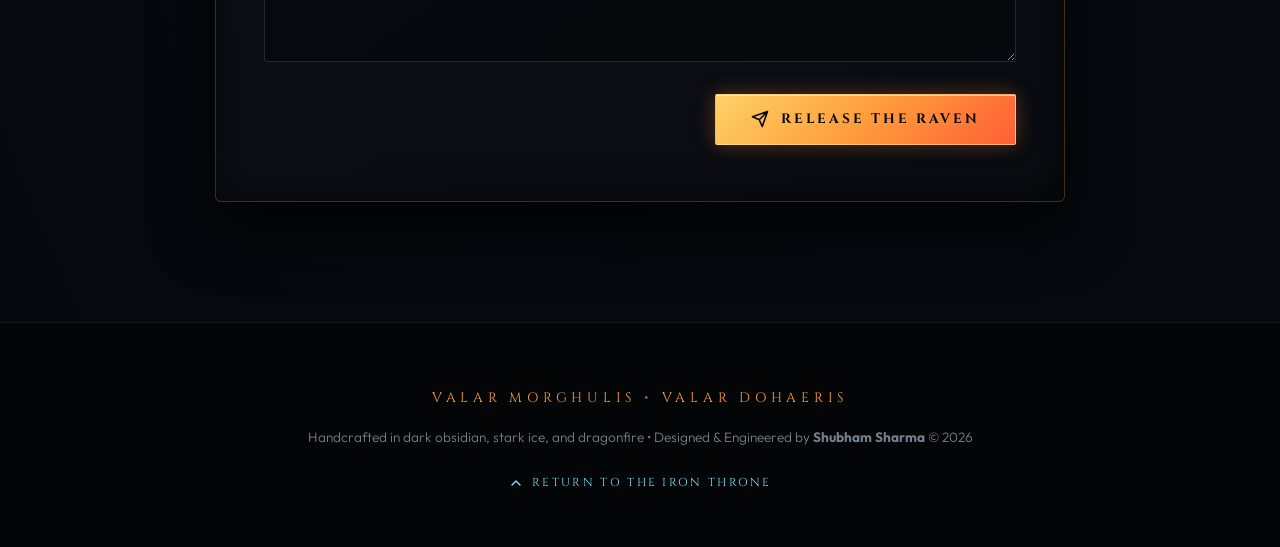
<file: standalone.html>
﻿<!DOCTYPE html>
<html lang="en">
<head>
  <meta charset="UTF-8">
  <meta name="viewport" content="width=device-width, initial-scale=1.0">
  <meta name="description" content="Shubham Sharma â€” Computer Science Student, AI & Software Developer. A Song of Ice and Code Portfolio.">
  <title>Shubham Sharma | A Song of Ice and Code</title>
  
  <!-- Favicon / Sigil Icon -->
  <link rel="icon" type="image/svg+xml" href="data:image/svg+xml,<svg xmlns='http://www.w3.org/2000/svg' viewBox='0 0 100 100'><path d='M50 5 L90 25 L90 75 L50 95 L10 75 L10 25 Z' fill='%230e131d' stroke='%237ae5ff' stroke-width='4'/><path d='M50 20 L50 80 M30 40 L70 40 M35 60 L65 60' stroke='%23ff9d3b' stroke-width='3'/></svg>">

  <!-- Stylesheet -->
  <style>
/* ==========================================================================
   A SONG OF ICE AND CODE - PORTFOLIO DESIGN SYSTEM
   Aesthetic: Game of Thrones / Dark Cinematic Medieval Fantasy
   Author: Shubham Sharma
   ========================================================================== */

/* --- GOOGLE FONTS IMPORT --- */
@import url('https://fonts.googleapis.com/css2?family=Cinzel+Decorative:wght@700;900&family=Cinzel:wght@400;600;700;900&family=Outfit:wght@300;400;500;600;700&display=swap');

/* --- DESIGN TOKENS & CSS VARIABLES --- */
:root {
  /* The Void & Obsidian Palette */
  --bg-deep-void: #050608;
  --bg-obsidian: #0b0d12;
  --bg-obsidian-surface: #11141c;
  --bg-card: rgba(15, 18, 25, 0.72);
  --bg-card-hover: rgba(22, 28, 40, 0.88);
  --bg-parchment: rgba(26, 21, 16, 0.75);

  /* Stark Ice (The Wall & Winter) */
  --ice-core: #7ae5ff;
  --ice-light: #c2f3ff;
  --ice-dim: rgba(122, 229, 255, 0.22);
  --ice-border: rgba(122, 229, 255, 0.28);
  --ice-glow: 0 0 25px rgba(122, 229, 255, 0.35);

  /* Dragon Fire & Gold (Valyria & Targaryen) */
  --fire-amber: #ff9d3b;
  --fire-gold: #ffd166;
  --fire-red: #ff4d2e;
  --fire-dim: rgba(255, 157, 59, 0.2);
  --fire-border: rgba(255, 157, 59, 0.32);
  --fire-glow: 0 0 25px rgba(255, 100, 30, 0.45);

  /* Valyrian Steel & Silver */
  --valyrian-bright: #f0f4f8;
  --valyrian-steel: #b8c4ce;
  --valyrian-muted: #73808c;
  --border-subtle: rgba(160, 180, 205, 0.12);

  /* Typography */
  --font-heading-ornate: 'Cinzel Decorative', 'Cinzel', Georgia, serif;
  --font-heading: 'Cinzel', Georgia, serif;
  --font-body: 'Outfit', -apple-system, BlinkMacSystemFont, sans-serif;

  /* Layout & Spacing */
  --max-width: 1200px;
  --transition-slow: 0.6s cubic-bezier(0.16, 1, 0.3, 1);
  --transition-fast: 0.25s ease;
}

/* --- RESET & GLOBAL BASE --- */
*, *::before, *::after {
  box-sizing: border-box;
  margin: 0;
  padding: 0;
}

html {
  scroll-behavior: smooth;
  color-scheme: dark;
  background-color: var(--bg-deep-void);
  font-family: var(--font-body);
  color: var(--valyrian-steel);
  overflow-x: hidden;
}

body {
  position: relative;
  background-color: var(--bg-deep-void);
  min-height: 100vh;
  line-height: 1.7;
  overflow-x: hidden;
  background-image: 
    radial-gradient(circle at 50% 0%, rgba(20, 35, 55, 0.35) 0%, transparent 60%),
    radial-gradient(circle at 10% 50%, rgba(35, 15, 10, 0.2) 0%, transparent 50%),
    radial-gradient(circle at 90% 85%, rgba(10, 25, 45, 0.25) 0%, transparent 50%);
}

/* Custom Scrollbar */
::-webkit-scrollbar {
  width: 9px;
}
::-webkit-scrollbar-track {
  background: var(--bg-deep-void);
}
::-webkit-scrollbar-thumb {
  background: #1e2432;
  border-radius: 4px;
  border: 1px solid rgba(122, 229, 255, 0.2);
}
::-webkit-scrollbar-thumb:hover {
  background: #2d374d;
  box-shadow: 0 0 10px rgba(122, 229, 255, 0.4);
}

/* Selection */
::selection {
  background: rgba(255, 105, 30, 0.35);
  color: var(--fire-gold);
}

/* ==========================================================================
   CANVAS BACKGROUND ANIMATION (Winter Snow & Dragon Embers)
   ========================================================================== */
#ambient-canvas {
  position: fixed;
  top: 0;
  left: 0;
  width: 100vw;
  height: 100vh;
  z-index: 0;
  pointer-events: none;
  opacity: 0.9;
}

/* Noise texture & fog overlay */
.vignette-overlay {
  position: fixed;
  inset: 0;
  pointer-events: none;
  z-index: 1;
  background: radial-gradient(circle at center, transparent 35%, rgba(4, 5, 7, 0.75) 85%, rgba(2, 3, 4, 0.95) 100%);
}

/* ==========================================================================
   NAVIGATION BAR
   ========================================================================== */
.realm-nav {
  position: fixed;
  top: 0;
  left: 0;
  width: 100%;
  z-index: 100;
  padding: 1.25rem 2.5rem;
  display: flex;
  justify-content: space-between;
  align-items: center;
  transition: all 0.4s ease;
  backdrop-filter: blur(12px);
  -webkit-backdrop-filter: blur(12px);
  border-bottom: 1px solid rgba(122, 229, 255, 0.08);
  background: rgba(6, 8, 12, 0.65);
}

.realm-nav.scrolled {
  padding: 0.85rem 2.5rem;
  background: rgba(6, 8, 12, 0.92);
  border-bottom: 1px solid rgba(122, 229, 255, 0.18);
  box-shadow: 0 10px 30px rgba(0, 0, 0, 0.6);
}

.nav-brand {
  display: flex;
  align-items: center;
  gap: 0.85rem;
  text-decoration: none;
  color: var(--valyrian-bright);
}

.brand-sigil {
  width: 34px;
  height: 34px;
  filter: drop-shadow(0 0 8px rgba(122, 229, 255, 0.5));
  transition: transform var(--transition-fast), filter var(--transition-fast);
}

.nav-brand:hover .brand-sigil {
  transform: rotate(45deg) scale(1.1);
  filter: drop-shadow(0 0 12px var(--fire-amber));
}

.brand-title {
  font-family: var(--font-heading);
  font-size: 1.15rem;
  letter-spacing: 0.22em;
  text-transform: uppercase;
  font-weight: 700;
  background: linear-gradient(135deg, #ffffff 0%, var(--ice-core) 60%, var(--fire-amber) 100%);
  -webkit-background-clip: text;
  -webkit-text-fill-color: transparent;
}

.nav-links {
  display: flex;
  list-style: none;
  gap: 2.2rem;
  align-items: center;
}

.nav-link {
  text-decoration: none;
  font-family: var(--font-heading);
  font-size: 0.82rem;
  letter-spacing: 0.18em;
  text-transform: uppercase;
  color: var(--valyrian-steel);
  position: relative;
  padding: 0.4rem 0.2rem;
  transition: color var(--transition-fast);
}

.nav-link::before {
  content: '';
  position: absolute;
  bottom: 0;
  left: 0;
  width: 0%;
  height: 2px;
  background: linear-gradient(90deg, var(--ice-core), var(--fire-amber));
  transition: width 0.3s ease;
  box-shadow: 0 0 8px var(--ice-core);
}

.nav-link:hover, .nav-link.active {
  color: var(--valyrian-bright);
}

.nav-link:hover::before, .nav-link.active::before {
  width: 100%;
}

.audio-toggle-btn {
  background: rgba(255, 255, 255, 0.04);
  border: 1px solid var(--border-subtle);
  border-radius: 50%;
  width: 38px;
  height: 38px;
  cursor: pointer;
  display: flex;
  align-items: center;
  justify-content: center;
  color: var(--valyrian-steel);
  transition: all var(--transition-fast);
}

.audio-toggle-btn:hover {
  border-color: var(--fire-amber);
  color: var(--fire-gold);
  box-shadow: 0 0 15px rgba(255, 157, 59, 0.3);
  transform: scale(1.08);
}

/* Mobile Hamburger */
.mobile-toggle {
  display: none;
  background: transparent;
  border: none;
  cursor: pointer;
  padding: 0.5rem;
}

.hamburger-line {
  display: block;
  width: 26px;
  height: 2px;
  margin: 5px 0;
  background: var(--valyrian-bright);
  transition: all 0.3s ease;
}

/* ==========================================================================
   GLOBAL LAYOUT CONTAINERS & HERALDIC ORNAMENTS
   ========================================================================== */
.realm-container {
  max-width: var(--max-width);
  margin: 0 auto;
  padding: 0 2rem;
  position: relative;
  z-index: 2;
}

.section-wrapper {
  padding: 7.5rem 0;
  position: relative;
}

/* Medieval Section Header */
.section-header {
  text-align: center;
  margin-bottom: 4rem;
  position: relative;
}

.section-tag {
  display: inline-flex;
  align-items: center;
  gap: 0.6rem;
  font-family: var(--font-heading);
  font-size: 0.78rem;
  letter-spacing: 0.35em;
  text-transform: uppercase;
  color: var(--fire-amber);
  margin-bottom: 0.75rem;
}

.section-tag::before, .section-tag::after {
  content: 'â—†';
  font-size: 0.55rem;
  color: var(--fire-amber);
  opacity: 0.7;
}

.section-title {
  font-family: var(--font-heading-ornate);
  font-size: clamp(2rem, 4vw, 3rem);
  letter-spacing: 0.08em;
  text-transform: uppercase;
  color: var(--valyrian-bright);
  margin-bottom: 1rem;
  text-shadow: 0 4px 15px rgba(0, 0, 0, 0.9);
}

.section-divider {
  display: flex;
  align-items: center;
  justify-content: center;
  gap: 1.25rem;
  margin: 0 auto;
  max-width: 450px;
}

.divider-line {
  flex: 1;
  height: 1px;
  background: linear-gradient(90deg, transparent, rgba(122, 229, 255, 0.4), transparent);
}

.divider-sigil {
  width: 24px;
  height: 24px;
  color: var(--ice-core);
  filter: drop-shadow(0 0 6px rgba(122, 229, 255, 0.6));
}

.section-subtitle {
  margin-top: 1rem;
  font-size: 1.05rem;
  color: var(--valyrian-muted);
  max-width: 600px;
  margin-left: auto;
  margin-right: auto;
  font-weight: 300;
}

/* ==========================================================================
   BUTTONS (Valyrian Steel & Dragon Fire Embers)
   ========================================================================== */
.btn-valyrian {
  position: relative;
  display: inline-flex;
  align-items: center;
  justify-content: center;
  gap: 0.75rem;
  padding: 0.95rem 2.2rem;
  font-family: var(--font-heading);
  font-size: 0.85rem;
  font-weight: 700;
  letter-spacing: 0.22em;
  text-transform: uppercase;
  text-decoration: none;
  color: #08090d;
  background: linear-gradient(135deg, #ffd166 0%, #ff9d3b 50%, #ff5e36 100%);
  border: 1px solid rgba(255, 220, 150, 0.6);
  border-radius: 2px;
  cursor: pointer;
  overflow: hidden;
  box-shadow: 0 0 20px rgba(255, 120, 40, 0.35), inset 0 1px 0 rgba(255, 255, 255, 0.6);
  transition: all 0.35s ease;
  z-index: 1;
}

/* Sword Slash Sheen Effect */
.btn-valyrian::after {
  content: '';
  position: absolute;
  top: -50%;
  left: -120%;
  width: 60%;
  height: 200%;
  background: linear-gradient(
    60deg,
    transparent 0%,
    rgba(255, 255, 255, 0.15) 35%,
    rgba(255, 255, 255, 0.85) 50%,
    rgba(255, 255, 255, 0.15) 65%,
    transparent 100%
  );
  transform: rotate(25deg);
  transition: all 0.75s ease;
  pointer-events: none;
}

.btn-valyrian:hover::after {
  left: 160%;
}

.btn-valyrian:hover {
  transform: translateY(-2px);
  box-shadow: 0 0 35px rgba(255, 120, 40, 0.6), inset 0 1px 0 rgba(255, 255, 255, 0.9);
  color: #000;
}

/* Secondary Button - Stark Ice Blade */
.btn-ice {
  position: relative;
  display: inline-flex;
  align-items: center;
  justify-content: center;
  gap: 0.75rem;
  padding: 0.95rem 2.2rem;
  font-family: var(--font-heading);
  font-size: 0.85rem;
  font-weight: 600;
  letter-spacing: 0.22em;
  text-transform: uppercase;
  text-decoration: none;
  color: var(--ice-light);
  background: rgba(14, 22, 35, 0.65);
  border: 1px solid var(--ice-border);
  border-radius: 2px;
  cursor: pointer;
  overflow: hidden;
  backdrop-filter: blur(8px);
  transition: all 0.35s ease;
}

.btn-ice::after {
  content: '';
  position: absolute;
  top: -50%;
  left: -120%;
  width: 60%;
  height: 200%;
  background: linear-gradient(
    60deg,
    transparent 0%,
    rgba(122, 229, 255, 0.2) 40%,
    rgba(255, 255, 255, 0.7) 50%,
    rgba(122, 229, 255, 0.2) 60%,
    transparent 100%
  );
  transform: rotate(25deg);
  transition: all 0.75s ease;
  pointer-events: none;
}

.btn-ice:hover::after {
  left: 160%;
}

.btn-ice:hover {
  border-color: var(--ice-core);
  background: rgba(20, 36, 58, 0.8);
  box-shadow: var(--ice-glow);
  color: #ffffff;
  transform: translateY(-2px);
}

/* ==========================================================================
   1. HERO SECTION (The Iron Throne)
   ========================================================================== */
.hero-section {
  min-height: 100vh;
  display: flex;
  align-items: center;
  justify-content: center;
  padding-top: 5rem;
  position: relative;
  text-align: center;
}

.hero-content {
  max-width: 900px;
  margin: 0 auto;
  z-index: 2;
  position: relative;
}

/* Crest Badge */
.hero-crest-badge {
  display: inline-flex;
  align-items: center;
  gap: 0.75rem;
  padding: 0.5rem 1.4rem;
  margin-bottom: 2rem;
  background: rgba(14, 18, 26, 0.8);
  border: 1px solid rgba(122, 229, 255, 0.2);
  border-radius: 50px;
  box-shadow: 0 4px 20px rgba(0, 0, 0, 0.5);
  animation: floatCrest 4s ease-in-out infinite alternate;
}

@keyframes floatCrest {
  0% { transform: translateY(0); }
  100% { transform: translateY(-5px); }
}

.crest-sigil-icon {
  width: 18px;
  height: 18px;
  color: var(--fire-amber);
}

.crest-text {
  font-family: var(--font-heading);
  font-size: 0.75rem;
  letter-spacing: 0.28em;
  text-transform: uppercase;
  color: var(--valyrian-steel);
}

/* Main Hero Title */
.hero-title {
  font-family: var(--font-heading-ornate);
  font-size: clamp(2.8rem, 7.5vw, 5.5rem);
  font-weight: 900;
  letter-spacing: 0.06em;
  line-height: 1.1;
  text-transform: uppercase;
  margin-bottom: 1.5rem;
  color: #ffffff;
  position: relative;
}

.hero-title span.name-ice {
  display: inline-block;
  background: linear-gradient(180deg, #ffffff 20%, #b2eaf8 65%, #62c3dd 100%);
  -webkit-background-clip: text;
  -webkit-text-fill-color: transparent;
  filter: drop-shadow(0 0 25px rgba(122, 229, 255, 0.3));
}

.hero-title span.name-fire {
  display: inline-block;
  background: linear-gradient(180deg, #ffffff 15%, #ffd166 50%, #ff8326 100%);
  -webkit-background-clip: text;
  -webkit-text-fill-color: transparent;
  filter: drop-shadow(0 0 25px rgba(255, 140, 40, 0.35));
  margin-left: 0.25em;
}

/* Subtitle with Runes */
.hero-subtitle-box {
  display: inline-block;
  position: relative;
  padding: 0.75rem 2rem;
  margin-bottom: 2.75rem;
  border-top: 1px solid rgba(122, 229, 255, 0.15);
  border-bottom: 1px solid rgba(255, 157, 59, 0.15);
}

.hero-subtitle {
  font-family: var(--font-heading);
  font-size: clamp(0.95rem, 2vw, 1.25rem);
  letter-spacing: 0.16em;
  text-transform: uppercase;
  color: var(--valyrian-bright);
  font-weight: 500;
}

.hero-subtitle .bullet {
  color: var(--fire-amber);
  margin: 0 0.5rem;
  font-size: 0.8em;
}

/* Hero CTA group */
.hero-actions {
  display: flex;
  gap: 1.5rem;
  justify-content: center;
  align-items: center;
  flex-wrap: wrap;
  margin-bottom: 3.5rem;
}

/* Scroll Indicator */
.scroll-indicator {
  display: flex;
  flex-direction: column;
  align-items: center;
  gap: 0.6rem;
  text-decoration: none;
  color: var(--valyrian-muted);
  font-family: var(--font-heading);
  font-size: 0.72rem;
  letter-spacing: 0.28em;
  text-transform: uppercase;
  transition: color 0.3s ease;
}

.scroll-indicator:hover {
  color: var(--ice-core);
}

.blade-chevron {
  width: 20px;
  height: 20px;
  stroke: var(--ice-core);
  animation: pulseChevron 2s infinite ease-in-out;
}

@keyframes pulseChevron {
  0% { transform: translateY(0); opacity: 0.4; }
  50% { transform: translateY(8px); opacity: 1; filter: drop-shadow(0 0 6px var(--ice-core)); }
  100% { transform: translateY(0); opacity: 0.4; }
}

/* ==========================================================================
   2. ABOUT ME SECTION (The Lore)
   ========================================================================== */
.about-grid {
  display: grid;
  grid-template-columns: 1.15fr 0.85fr;
  gap: 3rem;
  align-items: center;
}

/* Obsidian Parchment Stone Slab */
.lore-card {
  position: relative;
  background: var(--bg-card);
  border: 1px solid var(--border-subtle);
  border-radius: 4px;
  padding: 3rem;
  backdrop-filter: blur(14px);
  -webkit-backdrop-filter: blur(14px);
  box-shadow: 0 20px 50px rgba(0, 0, 0, 0.65);
  overflow: hidden;
  transition: border-color var(--transition-fast), transform var(--transition-fast);
}

.lore-card:hover {
  border-color: rgba(122, 229, 255, 0.3);
  transform: translateY(-3px);
}

/* Runed Metal Corners */
.corner-ornament {
  position: absolute;
  width: 14px;
  height: 14px;
  border: 2px solid var(--ice-core);
  opacity: 0.6;
  pointer-events: none;
}
.corner-tl { top: 6px; left: 6px; border-right: none; border-bottom: none; }
.corner-tr { top: 6px; right: 6px; border-left: none; border-bottom: none; }
.corner-bl { bottom: 6px; left: 6px; border-right: none; border-top: none; }
.corner-br { bottom: 6px; right: 6px; border-left: none; border-top: none; }

.lore-quote-lead {
  font-family: var(--font-heading);
  font-size: 1.35rem;
  letter-spacing: 0.04em;
  color: var(--fire-amber);
  margin-bottom: 1.5rem;
  line-height: 1.5;
  border-left: 3px solid var(--fire-amber);
  padding-left: 1.25rem;
}

.lore-paragraph {
  font-size: 1.05rem;
  color: var(--valyrian-steel);
  margin-bottom: 1.75rem;
  line-height: 1.85;
  font-weight: 300;
}

.lore-paragraph strong {
  color: var(--valyrian-bright);
  font-weight: 600;
}

.lore-paragraph .highlight-ice {
  color: var(--ice-core);
  font-weight: 500;
}

.lore-paragraph .highlight-fire {
  color: var(--fire-gold);
  font-weight: 500;
}

/* Citadel Sigil / Forge Pillars */
.lore-pillars {
  display: grid;
  grid-template-columns: 1fr 1fr;
  gap: 1.5rem;
}

.pillar-card {
  background: rgba(14, 18, 26, 0.7);
  border: 1px solid rgba(255, 255, 255, 0.06);
  border-radius: 4px;
  padding: 1.75rem 1.25rem;
  text-align: center;
  position: relative;
  overflow: hidden;
  transition: all 0.35s ease;
}

.pillar-card::before {
  content: '';
  position: absolute;
  top: 0;
  left: 0;
  width: 100%;
  height: 2px;
  background: linear-gradient(90deg, transparent, var(--ice-core), transparent);
  opacity: 0;
  transition: opacity 0.3s ease;
}

.pillar-card:hover {
  transform: translateY(-4px);
  border-color: rgba(122, 229, 255, 0.25);
  box-shadow: 0 10px 25px rgba(0, 0, 0, 0.45);
}

.pillar-card:hover::before {
  opacity: 1;
}

.pillar-icon-box {
  width: 48px;
  height: 48px;
  margin: 0 auto 1rem;
  border-radius: 50%;
  background: rgba(122, 229, 255, 0.08);
  display: flex;
  align-items: center;
  justify-content: center;
  color: var(--ice-core);
  border: 1px solid rgba(122, 229, 255, 0.2);
  transition: all 0.3s ease;
}

.pillar-card:nth-child(2) .pillar-icon-box {
  background: rgba(255, 157, 59, 0.08);
  color: var(--fire-amber);
  border-color: rgba(255, 157, 59, 0.2);
}

.pillar-card:hover .pillar-icon-box {
  transform: scale(1.1);
  box-shadow: 0 0 15px currentColor;
}

.pillar-title {
  font-family: var(--font-heading);
  font-size: 0.9rem;
  letter-spacing: 0.14em;
  text-transform: uppercase;
  color: var(--valyrian-bright);
  margin-bottom: 0.35rem;
}

.pillar-desc {
  font-size: 0.82rem;
  color: var(--valyrian-muted);
  line-height: 1.45;
}

/* ==========================================================================
   3. INTERESTS & HOBBIES (The Strategist)
   ========================================================================== */
.tactics-grid {
  display: grid;
  grid-template-columns: repeat(auto-fit, minmax(280px, 1fr));
  gap: 2rem;
}

.tactic-card {
  position: relative;
  background: var(--bg-card);
  border: 1px solid var(--border-subtle);
  border-radius: 4px;
  padding: 2.5rem 2rem;
  backdrop-filter: blur(12px);
  -webkit-backdrop-filter: blur(12px);
  overflow: hidden;
  transition: all 0.4s cubic-bezier(0.16, 1, 0.3, 1);
  display: flex;
  flex-direction: column;
}

.tactic-card::after {
  content: '';
  position: absolute;
  inset: 0;
  background: radial-gradient(circle at 50% 0%, var(--glow-color, rgba(122, 229, 255, 0.15)), transparent 70%);
  opacity: 0;
  transition: opacity 0.4s ease;
  pointer-events: none;
}

.tactic-card:hover {
  transform: translateY(-6px);
  border-color: var(--border-hover-color, rgba(122, 229, 255, 0.35));
  box-shadow: 0 20px 40px rgba(0, 0, 0, 0.7);
}

.tactic-card:hover::after {
  opacity: 1;
}

/* Individual Card Themes */
.tactic-chess {
  --glow-color: rgba(122, 229, 255, 0.18);
  --border-hover-color: rgba(122, 229, 255, 0.4);
}
.tactic-cinema {
  --glow-color: rgba(255, 157, 59, 0.18);
  --border-hover-color: rgba(255, 157, 59, 0.4);
}
.tactic-editing {
  --glow-color: rgba(255, 77, 46, 0.18);
  --border-hover-color: rgba(255, 77, 46, 0.4);
}
.tactic-ai {
  --glow-color: rgba(174, 134, 255, 0.18);
  --border-hover-color: rgba(174, 134, 255, 0.4);
}

.tactic-header {
  display: flex;
  justify-content: space-between;
  align-items: center;
  margin-bottom: 1.5rem;
}

.tactic-sigil {
  width: 52px;
  height: 52px;
  border-radius: 4px;
  background: rgba(255, 255, 255, 0.03);
  border: 1px solid rgba(255, 255, 255, 0.08);
  display: flex;
  align-items: center;
  justify-content: center;
  transition: transform 0.3s ease;
}

.tactic-card:hover .tactic-sigil {
  transform: scale(1.1) rotate(4deg);
}

.tactic-chess .tactic-sigil { color: var(--ice-core); border-color: rgba(122, 229, 255, 0.25); }
.tactic-cinema .tactic-sigil { color: var(--fire-amber); border-color: rgba(255, 157, 59, 0.25); }
.tactic-editing .tactic-sigil { color: var(--fire-red); border-color: rgba(255, 77, 46, 0.25); }
.tactic-ai .tactic-sigil { color: #b78eff; border-color: rgba(183, 142, 255, 0.25); }

.tactic-rank {
  font-family: var(--font-heading);
  font-size: 0.72rem;
  letter-spacing: 0.2em;
  color: var(--valyrian-muted);
  text-transform: uppercase;
}

.tactic-title {
  font-family: var(--font-heading);
  font-size: 1.25rem;
  letter-spacing: 0.08em;
  color: var(--valyrian-bright);
  margin-bottom: 0.4rem;
}

.tactic-alias {
  font-family: var(--font-heading);
  font-size: 0.75rem;
  letter-spacing: 0.22em;
  color: var(--fire-amber);
  text-transform: uppercase;
  margin-bottom: 1.25rem;
}

.tactic-chess .tactic-alias { color: var(--ice-core); }
.tactic-ai .tactic-alias { color: #b78eff; }

.tactic-desc {
  font-size: 0.95rem;
  color: var(--valyrian-steel);
  line-height: 1.7;
  margin-bottom: 1.75rem;
  flex-grow: 1;
}

/* Strategic Badges / Traits */
.tactic-traits {
  display: flex;
  flex-wrap: wrap;
  gap: 0.5rem;
  margin-top: auto;
  border-top: 1px solid rgba(255, 255, 255, 0.06);
  padding-top: 1.25rem;
}

.trait-tag {
  font-family: var(--font-heading);
  font-size: 0.68rem;
  letter-spacing: 0.12em;
  text-transform: uppercase;
  padding: 0.25rem 0.7rem;
  border-radius: 2px;
  background: rgba(255, 255, 255, 0.03);
  border: 1px solid rgba(255, 255, 255, 0.08);
  color: var(--valyrian-steel);
  transition: all 0.25s ease;
}

.tactic-card:hover .trait-tag {
  border-color: rgba(255, 255, 255, 0.18);
  color: var(--valyrian-bright);
}

/* ==========================================================================
   4. CONTACT SECTION (Send a Raven)
   ========================================================================== */
.contact-section {
  position: relative;
}

.raven-scroll-card {
  max-width: 850px;
  margin: 0 auto;
  background: linear-gradient(145deg, rgba(16, 20, 28, 0.88), rgba(9, 12, 17, 0.95));
  border: 1px solid rgba(255, 180, 80, 0.2);
  border-radius: 6px;
  padding: 3.5rem 3rem;
  box-shadow: 
    0 25px 60px rgba(0, 0, 0, 0.85),
    inset 0 0 40px rgba(0, 0, 0, 0.6);
  position: relative;
  backdrop-filter: blur(16px);
  -webkit-backdrop-filter: blur(16px);
}

/* Dragon Wax Seal */
.wax-seal {
  position: absolute;
  top: -30px;
  left: 50%;
  transform: translateX(-50%);
  width: 60px;
  height: 60px;
  border-radius: 50%;
  background: radial-gradient(circle at 35% 35%, #d63031 0%, #a01010 60%, #680505 100%);
  border: 2px solid rgba(255, 120, 100, 0.4);
  box-shadow: 
    0 8px 20px rgba(0, 0, 0, 0.7),
    0 0 15px rgba(214, 48, 49, 0.4),
    inset 0 2px 4px rgba(255, 255, 255, 0.4);
  display: flex;
  align-items: center;
  justify-content: center;
  color: #ffcccc;
  cursor: pointer;
  transition: transform 0.3s ease, box-shadow 0.3s ease;
  z-index: 10;
}

.wax-seal:hover {
  transform: translateX(-50%) scale(1.1);
  box-shadow: 0 10px 25px rgba(0, 0, 0, 0.8), 0 0 25px rgba(255, 80, 60, 0.65);
}

.seal-icon {
  width: 32px;
  height: 32px;
}

/* Contact Fast Channels */
.contact-channels {
  display: grid;
  grid-template-columns: repeat(auto-fit, minmax(260px, 1fr));
  gap: 1.5rem;
  margin-bottom: 2.75rem;
}

.channel-card {
  display: flex;
  align-items: center;
  gap: 1.25rem;
  padding: 1.25rem 1.5rem;
  background: rgba(8, 11, 16, 0.7);
  border: 1px solid var(--border-subtle);
  border-radius: 4px;
  text-decoration: none;
  color: inherit;
  transition: all 0.3s ease;
  position: relative;
  overflow: hidden;
}

.channel-card:hover {
  border-color: var(--fire-amber);
  background: rgba(18, 24, 34, 0.85);
  transform: translateY(-3px);
  box-shadow: 0 10px 25px rgba(0, 0, 0, 0.5), 0 0 15px rgba(255, 157, 59, 0.2);
}

.channel-icon-wrap {
  width: 46px;
  height: 46px;
  border-radius: 4px;
  background: rgba(255, 255, 255, 0.04);
  display: flex;
  align-items: center;
  justify-content: center;
  color: var(--fire-amber);
  border: 1px solid rgba(255, 157, 59, 0.25);
  flex-shrink: 0;
  transition: all 0.3s ease;
}

.channel-card:hover .channel-icon-wrap {
  background: var(--fire-amber);
  color: #080a0e;
  box-shadow: 0 0 15px var(--fire-amber);
}

.channel-info {
  flex-grow: 1;
  overflow: hidden;
}

.channel-label {
  font-family: var(--font-heading);
  font-size: 0.7rem;
  letter-spacing: 0.22em;
  text-transform: uppercase;
  color: var(--valyrian-muted);
  margin-bottom: 0.2rem;
}

.channel-value {
  font-size: 0.88rem;
  color: var(--valyrian-bright);
  font-weight: 500;
  word-break: break-all;
}

.channel-action-hint {
  font-size: 0.72rem;
  color: var(--fire-amber);
  font-family: var(--font-heading);
  letter-spacing: 0.1em;
  margin-top: 0.2rem;
}

/* Dispatch Form */
.raven-form {
  position: relative;
  border-top: 1px solid rgba(255, 255, 255, 0.08);
  padding-top: 2.25rem;
}

.form-group-row {
  display: grid;
  grid-template-columns: 1fr 1fr;
  gap: 1.5rem;
  margin-bottom: 1.5rem;
}

.form-control {
  position: relative;
}

.form-label {
  display: block;
  font-family: var(--font-heading);
  font-size: 0.75rem;
  letter-spacing: 0.18em;
  text-transform: uppercase;
  color: var(--valyrian-steel);
  margin-bottom: 0.5rem;
}

.form-input, .form-textarea {
  width: 100%;
  padding: 0.95rem 1.15rem;
  background: rgba(6, 8, 12, 0.8);
  border: 1px solid rgba(160, 180, 205, 0.18);
  border-radius: 3px;
  color: var(--valyrian-bright);
  font-family: var(--font-body);
  font-size: 0.95rem;
  transition: all 0.3s ease;
}

.form-input:focus, .form-textarea:focus {
  outline: none;
  border-color: var(--ice-core);
  box-shadow: 0 0 15px rgba(122, 229, 255, 0.25);
  background: rgba(10, 14, 20, 0.95);
}

.form-textarea {
  resize: vertical;
  min-height: 120px;
}

.form-submit-row {
  display: flex;
  justify-content: flex-end;
  align-items: center;
  gap: 1.5rem;
  margin-top: 1.5rem;
}

.form-status {
  font-family: var(--font-heading);
  font-size: 0.82rem;
  letter-spacing: 0.15em;
  color: var(--ice-core);
  opacity: 0;
  transition: opacity 0.3s ease;
}

.form-status.show {
  opacity: 1;
}

/* Flight Animation Feedback */
.raven-flight-modal {
  display: none;
  position: fixed;
  inset: 0;
  background: rgba(3, 4, 6, 0.85);
  backdrop-filter: blur(10px);
  z-index: 1000;
  align-items: center;
  justify-content: center;
}

.raven-flight-modal.active {
  display: flex;
}

.raven-modal-card {
  background: var(--bg-card-hover);
  border: 1px solid var(--fire-border);
  padding: 3rem 2.5rem;
  border-radius: 6px;
  text-align: center;
  max-width: 480px;
  box-shadow: var(--fire-glow);
  position: relative;
  animation: modalEnter 0.4s ease-out;
}

@keyframes modalEnter {
  from { opacity: 0; transform: scale(0.9) translateY(20px); }
  to { opacity: 1; transform: scale(1) translateY(0); }
}

.raven-flight-icon {
  width: 68px;
  height: 68px;
  color: var(--fire-amber);
  margin-bottom: 1.25rem;
  animation: flapWings 1.2s infinite ease-in-out;
}

@keyframes flapWings {
  0% { transform: translateY(0) rotate(0deg); }
  50% { transform: translateY(-10px) rotate(-3deg); }
  100% { transform: translateY(0) rotate(0deg); }
}

.raven-modal-title {
  font-family: var(--font-heading-ornate);
  font-size: 1.6rem;
  color: var(--valyrian-bright);
  margin-bottom: 0.5rem;
}

.raven-modal-desc {
  font-size: 0.95rem;
  color: var(--valyrian-steel);
  margin-bottom: 1.75rem;
}

/* ==========================================================================
   FOOTER
   ========================================================================== */
.realm-footer {
  border-top: 1px solid rgba(122, 229, 255, 0.1);
  padding: 4rem 2rem 3rem;
  text-align: center;
  position: relative;
  z-index: 2;
  background: rgba(4, 5, 7, 0.85);
}

.motto-banner {
  font-family: var(--font-heading);
  font-size: 0.85rem;
  letter-spacing: 0.35em;
  text-transform: uppercase;
  color: var(--valyrian-muted);
  margin-bottom: 1rem;
}

.motto-banner span {
  color: var(--fire-amber);
}

.footer-copy {
  font-size: 0.85rem;
  color: var(--valyrian-muted);
  font-weight: 300;
}

.footer-back-to-top {
  margin-top: 1.5rem;
  display: inline-flex;
  align-items: center;
  gap: 0.5rem;
  color: var(--ice-core);
  text-decoration: none;
  font-family: var(--font-heading);
  font-size: 0.72rem;
  letter-spacing: 0.2em;
  text-transform: uppercase;
  transition: color 0.3s ease;
}

.footer-back-to-top:hover {
  color: var(--ice-light);
  text-shadow: 0 0 10px var(--ice-core);
}

/* ==========================================================================
   ANIMATION REVEAL UTILITIES (IntersectionObserver)
   ========================================================================== */
.fade-up {
  opacity: 0;
  transform: translateY(35px);
  transition: opacity 0.8s cubic-bezier(0.16, 1, 0.3, 1), transform 0.8s cubic-bezier(0.16, 1, 0.3, 1);
}

.fade-in {
  opacity: 0;
  transition: opacity 1s ease;
}

.fade-left {
  opacity: 0;
  transform: translateX(-40px);
  transition: opacity 0.8s cubic-bezier(0.16, 1, 0.3, 1), transform 0.8s cubic-bezier(0.16, 1, 0.3, 1);
}

.fade-right {
  opacity: 0;
  transform: translateX(40px);
  transition: opacity 0.8s cubic-bezier(0.16, 1, 0.3, 1), transform 0.8s cubic-bezier(0.16, 1, 0.3, 1);
}

.revealed {
  opacity: 1 !important;
  transform: translate(0, 0) !important;
}

/* Stagger delay classes */
.delay-1 { transition-delay: 0.1s; }
.delay-2 { transition-delay: 0.2s; }
.delay-3 { transition-delay: 0.3s; }
.delay-4 { transition-delay: 0.4s; }

/* ==========================================================================
   RESPONSIVE DESIGN BREAKPOINTS
   ========================================================================== */
@media (max-width: 992px) {
  .about-grid {
    grid-template-columns: 1fr;
    gap: 2.5rem;
  }
  
  .realm-nav {
    padding: 1rem 1.5rem;
  }
}

@media (max-width: 768px) {
  .mobile-toggle {
    display: block;
  }

  .nav-links {
    position: fixed;
    top: 70px;
    left: 0;
    width: 100%;
    background: rgba(8, 10, 15, 0.98);
    flex-direction: column;
    padding: 2.5rem 1.5rem;
    gap: 1.75rem;
    border-bottom: 1px solid rgba(122, 229, 255, 0.15);
    backdrop-filter: blur(20px);
    clip-path: circle(0% at top right);
    transition: clip-path 0.4s ease-in-out;
  }

  .nav-links.open {
    clip-path: circle(150% at top right);
  }

  .form-group-row {
    grid-template-columns: 1fr;
  }

  .hero-actions {
    flex-direction: column;
    width: 100%;
  }

  .btn-valyrian, .btn-ice {
    width: 100%;
  }

  .lore-card {
    padding: 2rem 1.5rem;
  }

  .lore-pillars {
    grid-template-columns: 1fr;
  }

  .raven-scroll-card {
    padding: 2.5rem 1.5rem;
  }
}

@media (prefers-reduced-motion: reduce) {
  *, *::before, *::after {
    animation-duration: 0.01ms !important;
    animation-iteration-count: 1 !important;
    transition-duration: 0.01ms !important;
    scroll-behavior: auto !important;
  }
}

</style>
</head>
<body>

  <!-- Fullscreen Ambient Canvas: Ice Snow & Dragonfire Embers -->
  <canvas id="ambient-canvas" aria-hidden="true"></canvas>

  <!-- Atmospheric Vignette & Fog Gradient -->
  <div class="vignette-overlay" aria-hidden="true"></div>

  <!-- ==========================================================================
       TOP NAVIGATION BAR
       ========================================================================== -->
  <nav class="realm-nav" aria-label="Main Navigation">
    <a href="#iron-throne" class="nav-brand">
      <!-- House Sigil Icon -->
      <svg class="brand-sigil" viewBox="0 0 40 40" fill="none" xmlns="http://www.w3.org/2000/svg" aria-hidden="true">
        <polygon points="20,2 38,12 38,28 20,38 2,28 2,12" stroke="currentColor" stroke-width="2" fill="rgba(14, 20, 30, 0.8)"/>
        <path d="M20 7 V33 M10 16 H30 M13 24 H27" stroke="#ff9d3b" stroke-width="1.8" stroke-linecap="round"/>
        <circle cx="20" cy="20" r="3" fill="#7ae5ff"/>
      </svg>
      <span class="brand-title">House Sharma</span>
    </a>

    <!-- Navigation Links -->
    <ul class="nav-links">
      <li><a href="#iron-throne" class="nav-link active">The Throne</a></li>
      <li><a href="#lore" class="nav-link">The Lore</a></li>
      <li><a href="#strategist" class="nav-link">The Strategist</a></li>
      <li><a href="#raven" class="nav-link">Send a Raven</a></li>
      <li>
        <!-- Ambient Sound Effect Toggle -->
        <button id="sound-toggle" class="audio-toggle-btn" title="Enable Valyrian Soundscapes" aria-pressed="false">
          <svg width="18" height="18" viewBox="0 0 24 24" fill="none" stroke="currentColor" stroke-width="2" stroke-linecap="round" stroke-linejoin="round">
            <polygon points="11 5 6 9 2 9 2 15 6 15 11 19 11 5"></polygon>
            <path d="M19.07 4.93a10 10 0 0 1 0 14.14M15.54 8.46a5 5 0 0 1 0 7.07"></path>
          </svg>
        </button>
      </li>
    </ul>

    <!-- Mobile Navigation Toggle -->
    <button class="mobile-toggle" aria-label="Toggle navigation menu" aria-expanded="false">
      <span class="hamburger-line"></span>
      <span class="hamburger-line"></span>
      <span class="hamburger-line"></span>
    </button>
  </nav>

  <!-- ==========================================================================
       1. HERO SECTION (The Iron Throne)
       ========================================================================== -->
  <header id="iron-throne" class="hero-section">
    <div class="realm-container hero-content">
      
      <!-- Realm Crest Motto -->
      <div class="hero-crest-badge fade-up">
        <svg class="crest-sigil-icon" viewBox="0 0 24 24" fill="currentColor">
          <path d="M12 2L15.09 8.26L22 9.27L17 14.14L18.18 21.02L12 17.77L5.82 21.02L7 14.14L2 9.27L8.91 8.26L12 2Z"/>
        </svg>
        <span class="crest-text">A Song of Ice and Code &bull; Winter is Here</span>
      </div>

      <!-- Headline -->
      <h1 class="hero-title fade-up delay-1">
        <span class="name-ice">Shubham</span>
        <span class="name-fire">Sharma</span>
      </h1>

      <!-- Subtitle -->
      <div class="hero-subtitle-box fade-up delay-2">
        <p class="hero-subtitle">
          Computer Science Student <span class="bullet">&bull;</span>
          Tech Enthusiast <span class="bullet">&bull;</span>
          AI &amp; Software Developer
        </p>
      </div>

      <!-- Actions -->
      <div class="hero-actions fade-up delay-3">
        <a href="#lore" class="btn-valyrian">
          <svg width="18" height="18" viewBox="0 0 24 24" fill="none" stroke="currentColor" stroke-width="2.2" stroke-linecap="round" stroke-linejoin="round">
            <polygon points="12 2 15 8 21 9 17 14 18 20 12 17 6 20 7 14 3 9 9 8 12 2"/>
          </svg>
          <span>View My Realm</span>
        </a>

        <a href="#raven" class="btn-ice">
          <svg width="18" height="18" viewBox="0 0 24 24" fill="none" stroke="currentColor" stroke-width="2" stroke-linecap="round" stroke-linejoin="round">
            <path d="M22 2L11 13M22 2l-7 20-4-9-9-4 20-7z"/>
          </svg>
          <span>Send a Raven</span>
        </a>
      </div>

      <!-- Scroll Down Indicator -->
      <a href="#lore" class="scroll-indicator fade-up delay-4" aria-label="Descend into the realm lore">
        <span>Descend Into The Lore</span>
        <svg class="blade-chevron" viewBox="0 0 24 24" fill="none">
          <path d="M6 9L12 15L18 9" stroke-width="2" stroke-linecap="round" stroke-linejoin="round"/>
        </svg>
      </a>

    </div>
  </header>

  <!-- ==========================================================================
       2. ABOUT ME SECTION (The Lore)
       ========================================================================== -->
  <section id="lore" class="section-wrapper">
    <div class="realm-container">
      
      <!-- Section Header -->
      <div class="section-header fade-up">
        <div class="section-tag">Chapter I</div>
        <h2 class="section-title">The Lore</h2>
        <div class="section-divider">
          <span class="divider-line"></span>
          <svg class="divider-sigil" viewBox="0 0 24 24" fill="none" stroke="currentColor" stroke-width="2">
            <path d="M12 2L14 9H21L15.5 13.5L17.5 20.5L12 16L6.5 20.5L8.5 13.5L3 9H10L12 2Z"/>
          </svg>
          <span class="divider-line"></span>
        </div>
        <p class="section-subtitle">Forged in the academic citadels of Jaipur, dedicated to mastering the logic of cold silicon and neural dragonfire.</p>
      </div>

      <!-- Grid: Lore Narrative Slab & Pillar Cards -->
      <div class="about-grid">
        
        <!-- Obsidian Stone Slab (Primary Narrative) -->
        <article class="lore-card fade-left">
          <!-- Runed Corner Accents -->
          <span class="corner-ornament corner-tl"></span>
          <span class="corner-ornament corner-tr"></span>
          <span class="corner-ornament corner-bl"></span>
          <span class="corner-ornament corner-br"></span>

          <p class="lore-quote-lead">
            "A mind needs code as a sword needs a whetstone, if it is to keep its edge."
          </p>

          <p class="lore-paragraph">
            I am currently pursuing my <strong>Computer Science Core degree</strong> at <span class="highlight-ice">JECRC University, Jaipur</span>. I am a passionate tech enthusiast dedicated to forging robust software and exploring the uncharted territories of <span class="highlight-fire">AI development</span>. Beyond the code, I have a strong creative eye for <span class="highlight-ice">video editing</span>.
          </p>

          <p class="lore-paragraph">
            Like a blacksmith hammering Valyrian steel, I treat every line of code as an artifact of precision. From architecting responsive, high-performance web systems to engineering intelligent algorithmic models, I bridge the raw structural discipline of the North with the fiery ambition of creative visual storytelling.
          </p>

          <div style="margin-top: 2rem;">
            <a href="#strategist" class="btn-ice" style="padding: 0.75rem 1.6rem; font-size: 0.78rem;">
              <span>Inspect The Strategy</span>
              <svg width="15" height="15" viewBox="0 0 24 24" fill="none" stroke="currentColor" stroke-width="2"><path d="M5 12h14M12 5l7 7-7 7"/></svg>
            </a>
          </div>
        </article>

        <!-- Pillars of Mastery -->
        <div class="lore-pillars fade-right">
          
          <!-- Pillar 1: The Citadel -->
          <div class="pillar-card">
            <div class="pillar-icon-box">
              <svg width="22" height="22" viewBox="0 0 24 24" fill="none" stroke="currentColor" stroke-width="2" stroke-linecap="round" stroke-linejoin="round">
                <path d="M22 10v6M2 10l10-5 10 5-10 5z"/>
                <path d="M6 12v5c3 3 9 3 12 0v-5"/>
              </svg>
            </div>
            <h3 class="pillar-title">The Citadel</h3>
            <p class="pillar-desc">JECRC University, Jaipur &bull; B.Tech Computer Science Core Foundations.</p>
          </div>

          <!-- Pillar 2: AI Frontiers -->
          <div class="pillar-card">
            <div class="pillar-icon-box">
              <svg width="22" height="22" viewBox="0 0 24 24" fill="none" stroke="currentColor" stroke-width="2" stroke-linecap="round" stroke-linejoin="round">
                <rect x="4" y="4" width="16" height="16" rx="2" ry="2"/>
                <rect x="9" y="9" width="6" height="6"/>
                <line x1="9" y1="1" x2="9" y2="4"/>
                <line x1="15" y1="1" x2="15" y2="4"/>
                <line x1="9" y1="20" x2="9" y2="23"/>
                <line x1="15" y1="20" x2="15" y2="23"/>
                <line x1="20" y1="9" x2="23" y2="9"/>
                <line x1="20" y1="14" x2="23" y2="14"/>
                <line x1="1" y1="9" x2="4" y2="9"/>
                <line x1="1" y1="14" x2="4" y2="14"/>
              </svg>
            </div>
            <h3 class="pillar-title">AI &amp; Neural Craft</h3>
            <p class="pillar-desc">Forging machine intelligence, neural exploration, and smart automated agents.</p>
          </div>

          <!-- Pillar 3: Software Forge -->
          <div class="pillar-card">
            <div class="pillar-icon-box">
              <svg width="22" height="22" viewBox="0 0 24 24" fill="none" stroke="currentColor" stroke-width="2" stroke-linecap="round" stroke-linejoin="round">
                <polyline points="16 18 22 12 16 6"/>
                <polyline points="8 6 2 12 8 18"/>
                <line x1="14" y1="4" x2="10" y2="20"/>
              </svg>
            </div>
            <h3 class="pillar-title">Valyrian Code</h3>
            <p class="pillar-desc">Full-stack resilience, scalable logic, and robust architectural frameworks.</p>
          </div>

          <!-- Pillar 4: Visual Storytelling -->
          <div class="pillar-card">
            <div class="pillar-icon-box">
              <svg width="22" height="22" viewBox="0 0 24 24" fill="none" stroke="currentColor" stroke-width="2" stroke-linecap="round" stroke-linejoin="round">
                <circle cx="12" cy="12" r="10"/>
                <polygon points="10 8 16 12 10 16 10 8"/>
              </svg>
            </div>
            <h3 class="pillar-title">Visual Direction</h3>
            <p class="pillar-desc">Cinematic video editing, pacing, color grading, and evocative audiovisual impact.</p>
          </div>

        </div>

      </div>

    </div>
  </section>

  <!-- ==========================================================================
       3. INTERESTS & HOBBIES SECTION (The Strategist)
       ========================================================================== */ -->
  <section id="strategist" class="section-wrapper">
    <div class="realm-container">
      
      <!-- Section Header -->
      <div class="section-header fade-up">
        <div class="section-tag">Chapter II</div>
        <h2 class="section-title">The Strategist</h2>
        <div class="section-divider">
          <span class="divider-line"></span>
          <svg class="divider-sigil" viewBox="0 0 24 24" fill="none" stroke="currentColor" stroke-width="2">
            <path d="M12 2L15 8L22 9L17 14L18 21L12 17.5L6 21L7 14L2 9L9 8L12 2Z"/>
          </svg>
          <span class="divider-line"></span>
        </div>
        <p class="section-subtitle">Tactics are forged on the board; imagination is unlocked through the silver screen.</p>
      </div>

      <!-- Tactics & Hobbies Grid -->
      <div class="tactics-grid">
        
        <!-- Card 1: Chess & Strategy -->
        <article class="tactic-card tactic-chess fade-up delay-1">
          <div class="tactic-header">
            <div class="tactic-sigil" aria-hidden="true">
              <!-- Knight Chess Piece SVG -->
              <svg width="28" height="28" viewBox="0 0 24 24" fill="none" stroke="currentColor" stroke-width="2" stroke-linecap="round" stroke-linejoin="round">
                <path d="M19 20H5v-2c0-.6.4-1 1-1h1v-2c0-.7.3-1.4.8-1.9L11 10.5V9a2 2 0 0 1 2-2h1a2 2 0 0 1 2 2v1l1.2 1.2c.5.5.8 1.2.8 1.9v2h1c.6 0 1 .4 1 1v2z"/>
                <path d="M10 6c0-1.7 1.3-3 3-3s3 1.3 3 3"/>
                <circle cx="12" cy="13" r="1"/>
              </svg>
            </div>
            <span class="tactic-rank">Tactic &bull; 01</span>
          </div>

          <h3 class="tactic-title">The Grandmaster's Board</h3>
          <div class="tactic-alias">Strategic Thinking &amp; Chess</div>

          <p class="tactic-desc">
            I hone my strategic thinking and foresight through <strong>Chess</strong>. On the 64 squares, every move is calculated multiple steps in advance. Like debugging intricate system logic, chess teaches patience, spatial pattern recognition, resource trade-offs, and how to turn defensive pressure into an unstoppable offensive endgame.
          </p>

          <div class="tactic-traits">
            <span class="trait-tag">Deep Foresight</span>
            <span class="trait-tag">Tactical Trade-offs</span>
            <span class="trait-tag">Endgame Mastery</span>
          </div>
        </article>

        <!-- Card 2: Cinema & Visual Storytelling -->
        <article class="tactic-card tactic-cinema fade-up delay-2">
          <div class="tactic-header">
            <div class="tactic-sigil" aria-hidden="true">
              <!-- Film Reel / Cinema SVG -->
              <svg width="28" height="28" viewBox="0 0 24 24" fill="none" stroke="currentColor" stroke-width="2" stroke-linecap="round" stroke-linejoin="round">
                <rect x="2" y="2" width="20" height="20" rx="2.18" ry="2.18"/>
                <line x1="7" y1="2" x2="7" y2="22"/>
                <line x1="17" y1="2" x2="17" y2="22"/>
                <line x1="2" y1="12" x2="22" y2="12"/>
                <line x1="2" y1="7" x2="7" y2="7"/>
                <line x1="2" y1="17" x2="7" y2="17"/>
                <line x1="17" y1="17" x2="22" y2="17"/>
                <line x1="17" y1="7" x2="22" y2="7"/>
              </svg>
            </div>
            <span class="tactic-rank">Lore &bull; 02</span>
          </div>

          <h3 class="tactic-title">The Chronicler's Lens</h3>
          <div class="tactic-alias">Cinema &amp; Visual Storytelling</div>

          <p class="tactic-desc">
            I study the nuanced art of <strong>visual storytelling by watching movies</strong>. Cinema is more than entertainmentâ€”it is a masterclass in framing, mood curation, visual metaphors, lighting balance, and emotional resonance. Deconstructing how legendary directors craft worlds fuels how I design rich, atmospheric user interfaces.
          </p>

          <div class="tactic-traits">
            <span class="trait-tag">Narrative Pacing</span>
            <span class="trait-tag">Atmospheric Lighting</span>
            <span class="trait-tag">Cinematic Framing</span>
          </div>
        </article>

        <!-- Card 3: Creative Video Editing -->
        <article class="tactic-card tactic-editing fade-up delay-3">
          <div class="tactic-header">
            <div class="tactic-sigil" aria-hidden="true">
              <!-- Video Editing Scissors / Razor Blade SVG -->
              <svg width="28" height="28" viewBox="0 0 24 24" fill="none" stroke="currentColor" stroke-width="2" stroke-linecap="round" stroke-linejoin="round">
                <circle cx="6" cy="6" r="3"/>
                <circle cx="6" cy="18" r="3"/>
                <line x1="20" y1="4" x2="8.12" y2="15.88"/>
                <line x1="14.47" y1="14.48" x2="20" y2="20"/>
                <line x1="8.12" y1="8.12" x2="12" y2="12"/>
              </svg>
            </div>
            <span class="tactic-rank">Craft &bull; 03</span>
          </div>

          <h3 class="tactic-title">The Forge of Frames</h3>
          <div class="tactic-alias">Video Editing &amp; Motion Design</div>

          <p class="tactic-desc">
            Equipped with a meticulous creative eye, I cut and assemble raw footage into rhythmic visual narratives. From precise jump cuts to evocative color grades and sound design synchronization, video editing is where algorithmic precision meets unfiltered artistic storytelling.
          </p>

          <div class="tactic-traits">
            <span class="trait-tag">Dynamic Pacing</span>
            <span class="trait-tag">Color Grading</span>
            <span class="trait-tag">Sound Synthesis</span>
          </div>
        </article>

        <!-- Card 4: AI & Software Development -->
        <article class="tactic-card tactic-ai fade-up delay-4">
          <div class="tactic-header">
            <div class="tactic-sigil" aria-hidden="true">
              <!-- Arcane Matrix / AI Rune SVG -->
              <svg width="28" height="28" viewBox="0 0 24 24" fill="none" stroke="currentColor" stroke-width="2" stroke-linecap="round" stroke-linejoin="round">
                <path d="M12 2v4M12 18v4M4.93 4.93l2.83 2.83M16.24 16.24l2.83 2.83M2 12h4M18 12h4M4.93 19.07l2.83-2.83M16.24 7.76l2.83-2.83"/>
                <circle cx="12" cy="12" r="3"/>
              </svg>
            </div>
            <span class="tactic-rank">Sorcery &bull; 04</span>
          </div>

          <h3 class="tactic-title">The Arcane Algorithms</h3>
          <div class="tactic-alias">AI Exploration &amp; Software</div>

          <p class="tactic-desc">
            Pushing the boundaries of the digital realm through machine learning models, intelligent heuristics, and full-stack software development. Constantly analyzing novel architectures to forge resilient, autonomous applications that serve real-world quests.
          </p>

          <div class="tactic-traits">
            <span class="trait-tag">Autonomous Systems</span>
            <span class="trait-tag">Machine Learning</span>
            <span class="trait-tag">Clean Architecture</span>
          </div>
        </article>

      </div>

    </div>
  </section>

  <!-- ==========================================================================
       4. CONTACT SECTION (Send a Raven)
       ========================================================================== -->
  <section id="raven" class="section-wrapper contact-section">
    <div class="realm-container">
      
      <!-- Section Header -->
      <div class="section-header fade-up">
        <div class="section-tag">Chapter III</div>
        <h2 class="section-title">Send a Raven</h2>
        <div class="section-divider">
          <span class="divider-line"></span>
          <svg class="divider-sigil" viewBox="0 0 24 24" fill="none" stroke="currentColor" stroke-width="2">
            <path d="M22 2L11 13M22 2l-7 20-4-9-9-4 20-7z"/>
          </svg>
          <span class="divider-line"></span>
        </div>
        <p class="section-subtitle">Whether seeking an alliance for a software project, discussing AI frontiers, or exchanging cinematic loreâ€”dispatch your parchment.</p>
      </div>

      <!-- Obsidian Parchment Card -->
      <div class="raven-scroll-card fade-up">
        
        <!-- Dragon Wax Seal Element -->
        <div class="wax-seal" title="Royal House Seal">
          <svg class="seal-icon" viewBox="0 0 24 24" fill="currentColor">
            <!-- Heraldic Three-Headed Dragon Crest Style -->
            <path d="M12 2C6.48 2 2 6.48 2 12s4.48 10 10 10 10-4.48 10-10S17.52 2 12 2zm1 17.93c-3.95-.49-7-3.85-7-7.93 0-.62.08-1.21.21-1.79L9 15v1c0 1.1.9 2 2 2v.93zm6.9-2.54c-.26-.81-1-1.39-1.9-1.39h-1v-3c0-.55-.45-1-1-1H8v-2h2c.55 0 1-.45 1-1V7h2c1.1 0 2-.9 2-2v-.41c2.93 1.19 5 4.06 5 7.41 0 2.08-.8 3.97-2.1 5.39z"/>
          </svg>
        </div>

        <!-- Fast Communication Channels (Email & GitHub) -->
        <div class="contact-channels">
          
          <!-- Email Channel -->
          <a href="mailto:shubhamsharma572007@gmail.com" class="channel-card" id="copy-email-btn" data-original-hint="Dispatch Direct Raven">
            <div class="channel-icon-wrap" aria-hidden="true">
              <!-- Raven / Quill Email SVG -->
              <svg width="24" height="24" viewBox="0 0 24 24" fill="none" stroke="currentColor" stroke-width="2" stroke-linecap="round" stroke-linejoin="round">
                <path d="M4 4h16c1.1 0 2 .9 2 2v12c0 1.1-.9 2-2 2H4c-1.1 0-2-.9-2-2V6c0-1.1.9-2 2-2z"/>
                <polyline points="22,6 12,13 2,6"/>
              </svg>
            </div>
            <div class="channel-info">
              <div class="channel-label">Official Raven Courier (Email)</div>
              <div class="channel-value">shubhamsharma572007@gmail.com</div>
              <div class="channel-action-hint">Click to Dispatch or Copy &rarr;</div>
            </div>
          </a>

          <!-- GitHub Channel -->
          <a href="https://github.com/Shubham-577" target="_blank" rel="noopener noreferrer" class="channel-card">
            <div class="channel-icon-wrap" aria-hidden="true">
              <!-- Official GitHub Crest SVG -->
              <svg width="24" height="24" viewBox="0 0 24 24" fill="currentColor">
                <path fill-rule="evenodd" clip-rule="evenodd" d="M12 2C6.477 2 2 6.484 2 12.017c0 4.425 2.865 8.18 6.839 9.504.5.092.682-.217.682-.483 0-.237-.008-.868-.013-1.703-2.782.605-3.369-1.343-3.369-1.343-.454-1.158-1.11-1.466-1.11-1.466-.908-.62.069-.608.069-.608 1.003.07 1.53 1.032 1.53 1.032.892 1.53 2.341 1.088 2.91.832.092-.647.35-1.088.636-1.338-2.22-.253-4.555-1.113-4.555-4.951 0-1.093.39-1.988 1.029-2.688-.103-.253-.446-1.272.098-2.65 0 0 .84-.27 2.75 1.026A9.564 9.564 0 0112 6.844c.85.004 1.705.115 2.504.337 1.909-1.296 2.747-1.027 2.747-1.027.546 1.379.202 2.398.1 2.651.64.7 1.028 1.595 1.028 2.688 0 3.848-2.339 4.695-4.566 4.943.359.309.678.92.678 1.855 0 1.338-.012 2.419-.012 2.747 0 .268.18.58.688.482A10.019 10.019 0 0022 12.017C22 6.484 17.522 2 12 2z"/>
              </svg>
            </div>
            <div class="channel-info">
              <div class="channel-label">The Digital Armory (GitHub)</div>
              <div class="channel-value">github.com/Shubham-577</div>
              <div class="channel-action-hint">Explore Repositories &rarr;</div>
            </div>
          </a>

        </div>

        <!-- Raven Dispatch Interactive Form -->
        <form id="raven-form" class="raven-form" novalidate>
          <div class="form-group-row">
            <div class="form-control">
              <label for="sender-name" class="form-label">Your Name / Title</label>
              <input type="text" id="sender-name" class="form-input" placeholder="e.g. Lord Tyrion or Lady Arya" required>
            </div>
            <div class="form-control">
              <label for="sender-email" class="form-label">Return Raven (Your Email)</label>
              <input type="email" id="sender-email" class="form-input" placeholder="e.g. raven@winterfell.org" required>
            </div>
          </div>

          <div class="form-control" style="margin-bottom: 1.5rem;">
            <label for="sender-realm" class="form-label">Affiliation / Organization</label>
            <input type="text" id="sender-realm" class="form-input" placeholder="e.g. Citadel of Tech, Startup Realm, Independent Explorer">
          </div>

          <div class="form-control">
            <label for="sender-scroll" class="form-label">Message Scroll (Inscribe your words)</label>
            <textarea id="sender-scroll" class="form-textarea" placeholder="Inscribe your thoughts, proposed alliance, or inquiries here..." required></textarea>
          </div>

          <div class="form-submit-row">
            <span id="form-status" class="form-status"></span>
            <button type="submit" class="btn-valyrian">
              <svg width="18" height="18" viewBox="0 0 24 24" fill="none" stroke="currentColor" stroke-width="2.2" stroke-linecap="round" stroke-linejoin="round">
                <path d="M22 2L11 13M22 2l-7 20-4-9-9-4 20-7z"/>
              </svg>
              <span>Release The Raven</span>
            </button>
          </div>
        </form>

      </div>

    </div>
  </section>

  <!-- ==========================================================================
       RAVEN FLIGHT CONFIRMATION MODAL
       ========================================================================== -->
  <div id="raven-modal" class="raven-flight-modal" role="dialog" aria-modal="true" aria-labelledby="modal-title">
    <div class="raven-modal-card">
      <!-- Animated Flying Raven SVG -->
      <svg class="raven-flight-icon" viewBox="0 0 24 24" fill="none" stroke="currentColor" stroke-width="1.8" stroke-linecap="round" stroke-linejoin="round">
        <path d="M22 2L11 13M22 2l-7 20-4-9-9-4 20-7z"/>
        <path d="M15 15l4 4"/>
      </svg>
      <h3 id="modal-title" class="raven-modal-title">The Raven Takes Flight</h3>
      <p class="raven-modal-desc">
        Your scroll has been sealed with dragon wax. It flies swiftly to <strong style="color:var(--fire-amber);">shubhamsharma572007@gmail.com</strong>. May the winds carry your words safely, <span id="modal-sender-name" style="color:var(--ice-core);">Traveler</span>.
      </p>
      
      <div style="display:flex; gap:1rem; justify-content:center; flex-wrap:wrap;">
        <button id="launch-mail-client" class="btn-valyrian" style="padding:0.75rem 1.5rem; font-size:0.75rem;">
          <span>Open Email Client</span>
        </button>
        <button id="raven-modal-close" class="btn-ice" style="padding:0.75rem 1.5rem; font-size:0.75rem;">
          <span>Close Scroll</span>
        </button>
      </div>
    </div>
  </div>

  <!-- ==========================================================================
       FOOTER
       ========================================================================== -->
  <footer class="realm-footer">
    <div class="realm-container">
      <p class="motto-banner">
        <span>Valar Morghulis</span> &bull; <span>Valar Dohaeris</span>
      </p>
      <p class="footer-copy">
        Handcrafted in dark obsidian, stark ice, and dragonfire &bull; Designed &amp; Engineered by <strong>Shubham Sharma</strong> &copy; 2026
      </p>
      <div>
        <a href="#iron-throne" class="footer-back-to-top">
          <svg width="16" height="16" viewBox="0 0 24 24" fill="none" stroke="currentColor" stroke-width="2" stroke-linecap="round" stroke-linejoin="round">
            <polyline points="18 15 12 9 6 15"/>
          </svg>
          <span>Return To The Iron Throne</span>
        </a>
      </div>
    </div>
  </footer>

  <!-- Main JavaScript Interaction Engine -->
  <script>
/**
 * ==========================================================================
 * A SONG OF ICE AND CODE - PORTFOLIO INTERACTION ENGINE
 * Theme: Game of Thrones / Cinematic Ice & Fire
 * Author: Shubham Sharma
 * ==========================================================================
 */

document.addEventListener('DOMContentLoaded', () => {
  initParticleCanvas();
  initScrollAnimations();
  initNavigation();
  initRavenForm();
  initClipboardFeatures();
  initAudioDesign();
});

/* ==========================================================================
   1. DUAL PARTICLE ENGINE ("A Song of Ice and Fire")
   Simulates gently falling snow crystals and rising dragon embers
   ========================================================================== */
function initParticleCanvas() {
  const canvas = document.getElementById('ambient-canvas');
  if (!canvas) return;
  const ctx = canvas.getContext('2d');

  let width = (canvas.width = window.innerWidth);
  let height = (canvas.height = window.innerHeight);

  // Resize handler
  window.addEventListener('resize', () => {
    width = canvas.width = window.innerWidth;
    height = canvas.height = window.innerHeight;
  });

  // Calculate particle density based on screen dimensions
  const isMobile = window.innerWidth < 768;
  const snowCount = isMobile ? 35 : 75;
  const emberCount = isMobile ? 25 : 55;

  const particles = [];

  // Snow Particle Class (Ice of Winter)
  class SnowFlake {
    constructor() {
      this.reset(true);
    }

    reset(initial = false) {
      this.x = Math.random() * width;
      this.y = initial ? Math.random() * height : -10;
      this.radius = Math.random() * 2.2 + 0.8;
      this.speedY = Math.random() * 0.9 + 0.4;
      this.speedX = Math.random() * 0.6 - 0.3;
      this.opacity = Math.random() * 0.6 + 0.2;
      this.swing = Math.random() * 2;
      this.swingSpeed = Math.random() * 0.02 + 0.01;
    }

    update() {
      this.swing += this.swingSpeed;
      this.x += Math.sin(this.swing) * 0.5 + this.speedX;
      this.y += this.speedY;

      if (this.y > height + 10 || this.x < -10 || this.x > width + 10) {
        this.reset();
      }
    }

    draw() {
      ctx.beginPath();
      ctx.arc(this.x, this.y, this.radius, 0, Math.PI * 2);
      ctx.fillStyle = `rgba(180, 235, 255, ${this.opacity})`;
      ctx.shadowBlur = 6;
      ctx.shadowColor = 'rgba(122, 229, 255, 0.6)';
      ctx.fill();
    }
  }

  // Ember Particle Class (Fire & Blood)
  class EmberParticle {
    constructor() {
      this.reset(true);
    }

    reset(initial = false) {
      this.x = Math.random() * width;
      this.y = initial ? Math.random() * height : height + 15;
      this.radius = Math.random() * 2.4 + 1;
      this.speedY = -(Math.random() * 1.2 + 0.6);
      this.speedX = (Math.random() - 0.5) * 0.8;
      this.opacity = Math.random() * 0.85 + 0.15;
      this.flickerSpeed = Math.random() * 0.04 + 0.02;
      this.hue = Math.random() > 0.4 ? 30 : 12; // Gold/Amber or Deep Fire Orange
    }

    update() {
      this.y += this.speedY;
      this.x += this.speedX + Math.sin(this.y * 0.02) * 0.4;
      this.opacity -= 0.0035;

      if (this.y < -20 || this.opacity <= 0) {
        this.reset();
      }
    }

    draw() {
      ctx.beginPath();
      ctx.arc(this.x, this.y, this.radius, 0, Math.PI * 2);
      ctx.fillStyle = `hsla(${this.hue}, 100%, 65%, ${Math.max(0, this.opacity)})`;
      ctx.shadowBlur = 10;
      ctx.shadowColor = `hsla(${this.hue}, 100%, 55%, 0.8)`;
      ctx.fill();
    }
  }

  // Initialize particles
  for (let i = 0; i < snowCount; i++) particles.push(new SnowFlake());
  for (let i = 0; i < emberCount; i++) particles.push(new EmberParticle());

  // Render Loop
  let animationFrameId;
  function animate() {
    ctx.clearRect(0, 0, width, height);

    for (let i = 0; i < particles.length; i++) {
      particles[i].update();
      particles[i].draw();
    }

    animationFrameId = requestAnimationFrame(animate);
  }

  animate();

  // Pause rendering when document tab is hidden to conserve GPU/battery
  document.addEventListener('visibilitychange', () => {
    if (document.hidden) {
      cancelAnimationFrame(animationFrameId);
    } else {
      animate();
    }
  });
}

/* ==========================================================================
   2. SCROLL ANIMATIONS (Intersection Observer)
   ========================================================================== */
function initScrollAnimations() {
  const revealElements = document.querySelectorAll('.fade-up, .fade-in, .fade-left, .fade-right');

  const observerOptions = {
    root: null,
    rootMargin: '0px 0px -60px 0px',
    threshold: 0.15
  };

  const revealObserver = new IntersectionObserver((entries, observer) => {
    entries.forEach(entry => {
      if (entry.isIntersecting) {
        entry.target.classList.add('revealed');
        observer.unobserve(entry.target);
      }
    });
  }, observerOptions);

  revealElements.forEach(el => revealObserver.observe(el));
}

/* ==========================================================================
   3. NAVIGATION & SCROLLSPY
   ========================================================================== */
function initNavigation() {
  const nav = document.querySelector('.realm-nav');
  const mobileToggle = document.querySelector('.mobile-toggle');
  const navLinksList = document.querySelector('.nav-links');
  const links = document.querySelectorAll('.nav-link');
  const sections = document.querySelectorAll('section[id]');

  // Scroll header styling
  window.addEventListener('scroll', () => {
    if (window.scrollY > 40) {
      nav.classList.add('scrolled');
    } else {
      nav.classList.remove('scrolled');
    }

    // Scrollspy active state
    let currentId = '';
    const scrollPos = window.scrollY + 200;

    sections.forEach(section => {
      const top = section.offsetTop;
      const height = section.offsetHeight;
      if (scrollPos >= top && scrollPos < top + height) {
        currentId = section.getAttribute('id');
      }
    });

    links.forEach(link => {
      link.classList.remove('active');
      if (link.getAttribute('href') === `#${currentId}`) {
        link.classList.add('active');
      }
    });
  });

  // Mobile drawer toggle
  if (mobileToggle) {
    mobileToggle.addEventListener('click', () => {
      navLinksList.classList.toggle('open');
      const expanded = mobileToggle.getAttribute('aria-expanded') === 'true';
      mobileToggle.setAttribute('aria-expanded', !expanded);
    });

    // Close on link click
    links.forEach(link => {
      link.addEventListener('click', () => {
        navLinksList.classList.remove('open');
        mobileToggle.setAttribute('aria-expanded', 'false');
      });
    });
  }
}

/* ==========================================================================
   4. SEND A RAVEN (Interactive Contact Experience)
   ========================================================================== */
function initRavenForm() {
  const form = document.getElementById('raven-form');
  const modal = document.getElementById('raven-modal');
  const modalClose = document.getElementById('raven-modal-close');
  const statusEl = document.getElementById('form-status');

  if (!form) return;

  form.addEventListener('submit', (e) => {
    e.preventDefault();

    const name = document.getElementById('sender-name').value.trim();
    const email = document.getElementById('sender-email').value.trim();
    const realm = document.getElementById('sender-realm').value.trim() || 'The Known Realm';
    const scroll = document.getElementById('sender-scroll').value.trim();

    if (!name || !email || !scroll) {
      alert('Please inscribe all required parchment fields before releasing the raven.');
      return;
    }

    // Play blade chime sound if enabled
    playValyrianChime();

    // Trigger Raven Flight modal
    if (modal) {
      const recipientNameEl = document.getElementById('modal-sender-name');
      if (recipientNameEl) recipientNameEl.textContent = name;
      modal.classList.add('active');
    }

    // Create a pre-filled mailto anchor fallback
    const subject = encodeURIComponent(`Raven dispatched from ${name} [${realm}]`);
    const body = encodeURIComponent(`From: ${name} (${email})\nRealm: ${realm}\n\nMessage:\n${scroll}`);
    const mailtoUrl = `mailto:shubhamsharma572007@gmail.com?subject=${subject}&body=${body}`;

    // Reset Form
    form.reset();

    // Attach mailto trigger to modal primary action
    const directClientBtn = document.getElementById('launch-mail-client');
    if (directClientBtn) {
      directClientBtn.onclick = () => {
        window.location.href = mailtoUrl;
      };
    }
  });

  if (modalClose) {
    modalClose.addEventListener('click', () => {
      modal.classList.remove('active');
    });
  }

  // Close modal when clicking outside
  if (modal) {
    modal.addEventListener('click', (e) => {
      if (e.target === modal) {
        modal.classList.remove('active');
      }
    });
  }
}

/* ==========================================================================
   5. CLIPBOARD QUICK-ACTIONS
   ========================================================================== */
function initClipboardFeatures() {
  const copyBtn = document.getElementById('copy-email-btn');
  const emailText = 'shubhamsharma572007@gmail.com';

  if (!copyBtn) return;

  copyBtn.addEventListener('click', (e) => {
    e.preventDefault();
    navigator.clipboard.writeText(emailText).then(() => {
      const originalText = copyBtn.getAttribute('data-original-hint') || copyBtn.innerText;
      copyBtn.innerText = 'âœ“ RAVEN SCROLL COPIED!';
      copyBtn.style.color = 'var(--ice-core)';
      
      playValyrianChime();

      setTimeout(() => {
        copyBtn.innerText = originalText;
        copyBtn.style.color = '';
      }, 3000);
    }).catch(() => {
      // Fallback
      window.location.href = `mailto:${emailText}`;
    });
  });
}

/* ==========================================================================
   6. ATMOSPHERIC SOUND DESIGN (Web Audio API)
   Generates a metallic Valyrian blade shimmer tone on interaction
   ========================================================================== */
let audioCtx = null;
let soundEnabled = false;

function initAudioDesign() {
  const soundToggle = document.getElementById('sound-toggle');
  if (!soundToggle) return;

  soundToggle.addEventListener('click', () => {
    if (!audioCtx) {
      const AudioContext = window.AudioContext || window.webkitAudioContext;
      audioCtx = new AudioContext();
    }

    soundEnabled = !soundEnabled;
    soundToggle.setAttribute('aria-pressed', soundEnabled);
    
    const icon = soundToggle.querySelector('svg');
    if (soundEnabled) {
      soundToggle.classList.add('sound-on');
      soundToggle.title = 'Mute Valyrian Steel Sounds';
      playValyrianChime();
    } else {
      soundToggle.classList.remove('sound-on');
      soundToggle.title = 'Enable Valyrian Steel Sounds';
    }
  });
}

function playValyrianChime() {
  if (!soundEnabled || !audioCtx) return;

  if (audioCtx.state === 'suspended') {
    audioCtx.resume();
  }

  const now = audioCtx.currentTime;
  
  // Shimmering blade harmonic oscillators
  const osc1 = audioCtx.createOscillator();
  const osc2 = audioCtx.createOscillator();
  const gainNode = audioCtx.createGain();

  osc1.type = 'sine';
  osc1.frequency.setValueAtTime(880, now); // A5 note
  osc1.frequency.exponentialRampToValueAtTime(1760, now + 0.15); // Glides to A6
  osc1.frequency.exponentialRampToValueAtTime(440, now + 1.2);

  osc2.type = 'triangle';
  osc2.frequency.setValueAtTime(1320, now); // E6
  osc2.frequency.exponentialRampToValueAtTime(660, now + 1.0);

  gainNode.gain.setValueAtTime(0.12, now);
  gainNode.gain.exponentialRampToValueAtTime(0.001, now + 1.2);

  osc1.connect(gainNode);
  osc2.connect(gainNode);
  gainNode.connect(audioCtx.destination);

  osc1.start(now);
  osc2.start(now);
  osc1.stop(now + 1.2);
  osc2.stop(now + 1.2);
}

</script>
</body>
</html>
</file>
<file: style.css>
/* ==========================================================================
   A SONG OF ICE AND CODE - PORTFOLIO DESIGN SYSTEM
   Aesthetic: Game of Thrones / Dark Cinematic Medieval Fantasy
   Author: Shubham Sharma
   ========================================================================== */

/* --- GOOGLE FONTS IMPORT --- */
@import url('https://fonts.googleapis.com/css2?family=Cinzel+Decorative:wght@700;900&family=Cinzel:wght@400;600;700;900&family=Outfit:wght@300;400;500;600;700&display=swap');

/* --- DESIGN TOKENS & CSS VARIABLES --- */
:root {
  /* The Void & Obsidian Palette */
  --bg-deep-void: #050608;
  --bg-obsidian: #0b0d12;
  --bg-obsidian-surface: #11141c;
  --bg-card: rgba(15, 18, 25, 0.72);
  --bg-card-hover: rgba(22, 28, 40, 0.88);
  --bg-parchment: rgba(26, 21, 16, 0.75);

  /* Stark Ice (The Wall & Winter) */
  --ice-core: #7ae5ff;
  --ice-light: #c2f3ff;
  --ice-dim: rgba(122, 229, 255, 0.22);
  --ice-border: rgba(122, 229, 255, 0.28);
  --ice-glow: 0 0 25px rgba(122, 229, 255, 0.35);

  /* Dragon Fire & Gold (Valyria & Targaryen) */
  --fire-amber: #ff9d3b;
  --fire-gold: #ffd166;
  --fire-red: #ff4d2e;
  --fire-dim: rgba(255, 157, 59, 0.2);
  --fire-border: rgba(255, 157, 59, 0.32);
  --fire-glow: 0 0 25px rgba(255, 100, 30, 0.45);

  /* Valyrian Steel & Silver */
  --valyrian-bright: #f0f4f8;
  --valyrian-steel: #b8c4ce;
  --valyrian-muted: #73808c;
  --border-subtle: rgba(160, 180, 205, 0.12);

  /* Typography */
  --font-heading-ornate: 'Cinzel Decorative', 'Cinzel', Georgia, serif;
  --font-heading: 'Cinzel', Georgia, serif;
  --font-body: 'Outfit', -apple-system, BlinkMacSystemFont, sans-serif;

  /* Layout & Spacing */
  --max-width: 1200px;
  --transition-slow: 0.6s cubic-bezier(0.16, 1, 0.3, 1);
  --transition-fast: 0.25s ease;
}

/* --- RESET & GLOBAL BASE --- */
*, *::before, *::after {
  box-sizing: border-box;
  margin: 0;
  padding: 0;
}

html {
  scroll-behavior: smooth;
  color-scheme: dark;
  background-color: var(--bg-deep-void);
  font-family: var(--font-body);
  color: var(--valyrian-steel);
  overflow-x: hidden;
}

body {
  position: relative;
  background-color: var(--bg-deep-void);
  min-height: 100vh;
  line-height: 1.7;
  overflow-x: hidden;
  background-image: 
    radial-gradient(circle at 50% 0%, rgba(20, 35, 55, 0.35) 0%, transparent 60%),
    radial-gradient(circle at 10% 50%, rgba(35, 15, 10, 0.2) 0%, transparent 50%),
    radial-gradient(circle at 90% 85%, rgba(10, 25, 45, 0.25) 0%, transparent 50%);
}

/* Custom Scrollbar */
::-webkit-scrollbar {
  width: 9px;
}
::-webkit-scrollbar-track {
  background: var(--bg-deep-void);
}
::-webkit-scrollbar-thumb {
  background: #1e2432;
  border-radius: 4px;
  border: 1px solid rgba(122, 229, 255, 0.2);
}
::-webkit-scrollbar-thumb:hover {
  background: #2d374d;
  box-shadow: 0 0 10px rgba(122, 229, 255, 0.4);
}

/* Selection */
::selection {
  background: rgba(255, 105, 30, 0.35);
  color: var(--fire-gold);
}

/* ==========================================================================
   CANVAS BACKGROUND ANIMATION (Winter Snow & Dragon Embers)
   ========================================================================== */
#ambient-canvas {
  position: fixed;
  top: 0;
  left: 0;
  width: 100vw;
  height: 100vh;
  z-index: 0;
  pointer-events: none;
  opacity: 0.9;
}

/* Noise texture & fog overlay */
.vignette-overlay {
  position: fixed;
  inset: 0;
  pointer-events: none;
  z-index: 1;
  background: radial-gradient(circle at center, transparent 35%, rgba(4, 5, 7, 0.75) 85%, rgba(2, 3, 4, 0.95) 100%);
}

/* ==========================================================================
   NAVIGATION BAR
   ========================================================================== */
.realm-nav {
  position: fixed;
  top: 0;
  left: 0;
  width: 100%;
  z-index: 100;
  padding: 1.25rem 2.5rem;
  display: flex;
  justify-content: space-between;
  align-items: center;
  transition: all 0.4s ease;
  backdrop-filter: blur(12px);
  -webkit-backdrop-filter: blur(12px);
  border-bottom: 1px solid rgba(122, 229, 255, 0.08);
  background: rgba(6, 8, 12, 0.65);
}

.realm-nav.scrolled {
  padding: 0.85rem 2.5rem;
  background: rgba(6, 8, 12, 0.92);
  border-bottom: 1px solid rgba(122, 229, 255, 0.18);
  box-shadow: 0 10px 30px rgba(0, 0, 0, 0.6);
}

.nav-brand {
  display: flex;
  align-items: center;
  gap: 0.85rem;
  text-decoration: none;
  color: var(--valyrian-bright);
}

.brand-sigil {
  width: 34px;
  height: 34px;
  filter: drop-shadow(0 0 8px rgba(122, 229, 255, 0.5));
  transition: transform var(--transition-fast), filter var(--transition-fast);
}

.nav-brand:hover .brand-sigil {
  transform: rotate(45deg) scale(1.1);
  filter: drop-shadow(0 0 12px var(--fire-amber));
}

.brand-title {
  font-family: var(--font-heading);
  font-size: 1.15rem;
  letter-spacing: 0.22em;
  text-transform: uppercase;
  font-weight: 700;
  background: linear-gradient(135deg, #ffffff 0%, var(--ice-core) 60%, var(--fire-amber) 100%);
  -webkit-background-clip: text;
  -webkit-text-fill-color: transparent;
}

.nav-links {
  display: flex;
  list-style: none;
  gap: 2.2rem;
  align-items: center;
}

.nav-link {
  text-decoration: none;
  font-family: var(--font-heading);
  font-size: 0.82rem;
  letter-spacing: 0.18em;
  text-transform: uppercase;
  color: var(--valyrian-steel);
  position: relative;
  padding: 0.4rem 0.2rem;
  transition: color var(--transition-fast);
}

.nav-link::before {
  content: '';
  position: absolute;
  bottom: 0;
  left: 0;
  width: 0%;
  height: 2px;
  background: linear-gradient(90deg, var(--ice-core), var(--fire-amber));
  transition: width 0.3s ease;
  box-shadow: 0 0 8px var(--ice-core);
}

.nav-link:hover, .nav-link.active {
  color: var(--valyrian-bright);
}

.nav-link:hover::before, .nav-link.active::before {
  width: 100%;
}

.audio-toggle-btn {
  background: rgba(255, 255, 255, 0.04);
  border: 1px solid var(--border-subtle);
  border-radius: 50%;
  width: 38px;
  height: 38px;
  cursor: pointer;
  display: flex;
  align-items: center;
  justify-content: center;
  color: var(--valyrian-steel);
  transition: all var(--transition-fast);
}

.audio-toggle-btn:hover {
  border-color: var(--fire-amber);
  color: var(--fire-gold);
  box-shadow: 0 0 15px rgba(255, 157, 59, 0.3);
  transform: scale(1.08);
}

/* Mobile Hamburger */
.mobile-toggle {
  display: none;
  background: transparent;
  border: none;
  cursor: pointer;
  padding: 0.5rem;
}

.hamburger-line {
  display: block;
  width: 26px;
  height: 2px;
  margin: 5px 0;
  background: var(--valyrian-bright);
  transition: all 0.3s ease;
}

/* ==========================================================================
   GLOBAL LAYOUT CONTAINERS & HERALDIC ORNAMENTS
   ========================================================================== */
.realm-container {
  max-width: var(--max-width);
  margin: 0 auto;
  padding: 0 2rem;
  position: relative;
  z-index: 2;
}

.section-wrapper {
  padding: 7.5rem 0;
  position: relative;
}

/* Medieval Section Header */
.section-header {
  text-align: center;
  margin-bottom: 4rem;
  position: relative;
}

.section-tag {
  display: inline-flex;
  align-items: center;
  gap: 0.6rem;
  font-family: var(--font-heading);
  font-size: 0.78rem;
  letter-spacing: 0.35em;
  text-transform: uppercase;
  color: var(--fire-amber);
  margin-bottom: 0.75rem;
}

.section-tag::before, .section-tag::after {
  content: '◆';
  font-size: 0.55rem;
  color: var(--fire-amber);
  opacity: 0.7;
}

.section-title {
  font-family: var(--font-heading-ornate);
  font-size: clamp(2rem, 4vw, 3rem);
  letter-spacing: 0.08em;
  text-transform: uppercase;
  color: var(--valyrian-bright);
  margin-bottom: 1rem;
  text-shadow: 0 4px 15px rgba(0, 0, 0, 0.9);
}

.section-divider {
  display: flex;
  align-items: center;
  justify-content: center;
  gap: 1.25rem;
  margin: 0 auto;
  max-width: 450px;
}

.divider-line {
  flex: 1;
  height: 1px;
  background: linear-gradient(90deg, transparent, rgba(122, 229, 255, 0.4), transparent);
}

.divider-sigil {
  width: 24px;
  height: 24px;
  color: var(--ice-core);
  filter: drop-shadow(0 0 6px rgba(122, 229, 255, 0.6));
}

.section-subtitle {
  margin-top: 1rem;
  font-size: 1.05rem;
  color: var(--valyrian-muted);
  max-width: 600px;
  margin-left: auto;
  margin-right: auto;
  font-weight: 300;
}

/* ==========================================================================
   BUTTONS (Valyrian Steel & Dragon Fire Embers)
   ========================================================================== */
.btn-valyrian {
  position: relative;
  display: inline-flex;
  align-items: center;
  justify-content: center;
  gap: 0.75rem;
  padding: 0.95rem 2.2rem;
  font-family: var(--font-heading);
  font-size: 0.85rem;
  font-weight: 700;
  letter-spacing: 0.22em;
  text-transform: uppercase;
  text-decoration: none;
  color: #08090d;
  background: linear-gradient(135deg, #ffd166 0%, #ff9d3b 50%, #ff5e36 100%);
  border: 1px solid rgba(255, 220, 150, 0.6);
  border-radius: 2px;
  cursor: pointer;
  overflow: hidden;
  box-shadow: 0 0 20px rgba(255, 120, 40, 0.35), inset 0 1px 0 rgba(255, 255, 255, 0.6);
  transition: all 0.35s ease;
  z-index: 1;
}

/* Sword Slash Sheen Effect */
.btn-valyrian::after {
  content: '';
  position: absolute;
  top: -50%;
  left: -120%;
  width: 60%;
  height: 200%;
  background: linear-gradient(
    60deg,
    transparent 0%,
    rgba(255, 255, 255, 0.15) 35%,
    rgba(255, 255, 255, 0.85) 50%,
    rgba(255, 255, 255, 0.15) 65%,
    transparent 100%
  );
  transform: rotate(25deg);
  transition: all 0.75s ease;
  pointer-events: none;
}

.btn-valyrian:hover::after {
  left: 160%;
}

.btn-valyrian:hover {
  transform: translateY(-2px);
  box-shadow: 0 0 35px rgba(255, 120, 40, 0.6), inset 0 1px 0 rgba(255, 255, 255, 0.9);
  color: #000;
}

/* Secondary Button - Stark Ice Blade */
.btn-ice {
  position: relative;
  display: inline-flex;
  align-items: center;
  justify-content: center;
  gap: 0.75rem;
  padding: 0.95rem 2.2rem;
  font-family: var(--font-heading);
  font-size: 0.85rem;
  font-weight: 600;
  letter-spacing: 0.22em;
  text-transform: uppercase;
  text-decoration: none;
  color: var(--ice-light);
  background: rgba(14, 22, 35, 0.65);
  border: 1px solid var(--ice-border);
  border-radius: 2px;
  cursor: pointer;
  overflow: hidden;
  backdrop-filter: blur(8px);
  transition: all 0.35s ease;
}

.btn-ice::after {
  content: '';
  position: absolute;
  top: -50%;
  left: -120%;
  width: 60%;
  height: 200%;
  background: linear-gradient(
    60deg,
    transparent 0%,
    rgba(122, 229, 255, 0.2) 40%,
    rgba(255, 255, 255, 0.7) 50%,
    rgba(122, 229, 255, 0.2) 60%,
    transparent 100%
  );
  transform: rotate(25deg);
  transition: all 0.75s ease;
  pointer-events: none;
}

.btn-ice:hover::after {
  left: 160%;
}

.btn-ice:hover {
  border-color: var(--ice-core);
  background: rgba(20, 36, 58, 0.8);
  box-shadow: var(--ice-glow);
  color: #ffffff;
  transform: translateY(-2px);
}

/* ==========================================================================
   1. HERO SECTION (The Iron Throne)
   ========================================================================== */
.hero-section {
  min-height: 100vh;
  display: flex;
  align-items: center;
  justify-content: center;
  padding-top: 5rem;
  position: relative;
  text-align: center;
}

.hero-content {
  max-width: 900px;
  margin: 0 auto;
  z-index: 2;
  position: relative;
}

/* Crest Badge */
.hero-crest-badge {
  display: inline-flex;
  align-items: center;
  gap: 0.75rem;
  padding: 0.5rem 1.4rem;
  margin-bottom: 2rem;
  background: rgba(14, 18, 26, 0.8);
  border: 1px solid rgba(122, 229, 255, 0.2);
  border-radius: 50px;
  box-shadow: 0 4px 20px rgba(0, 0, 0, 0.5);
  animation: floatCrest 4s ease-in-out infinite alternate;
}

@keyframes floatCrest {
  0% { transform: translateY(0); }
  100% { transform: translateY(-5px); }
}

.crest-sigil-icon {
  width: 18px;
  height: 18px;
  color: var(--fire-amber);
}

.crest-text {
  font-family: var(--font-heading);
  font-size: 0.75rem;
  letter-spacing: 0.28em;
  text-transform: uppercase;
  color: var(--valyrian-steel);
}

/* Main Hero Title */
.hero-title {
  font-family: var(--font-heading-ornate);
  font-size: clamp(2.8rem, 7.5vw, 5.5rem);
  font-weight: 900;
  letter-spacing: 0.06em;
  line-height: 1.1;
  text-transform: uppercase;
  margin-bottom: 1.5rem;
  color: #ffffff;
  position: relative;
}

.hero-title span.name-ice {
  display: inline-block;
  background: linear-gradient(180deg, #ffffff 20%, #b2eaf8 65%, #62c3dd 100%);
  -webkit-background-clip: text;
  -webkit-text-fill-color: transparent;
  filter: drop-shadow(0 0 25px rgba(122, 229, 255, 0.3));
}

.hero-title span.name-fire {
  display: inline-block;
  background: linear-gradient(180deg, #ffffff 15%, #ffd166 50%, #ff8326 100%);
  -webkit-background-clip: text;
  -webkit-text-fill-color: transparent;
  filter: drop-shadow(0 0 25px rgba(255, 140, 40, 0.35));
  margin-left: 0.25em;
}

/* Subtitle with Runes */
.hero-subtitle-box {
  display: inline-block;
  position: relative;
  padding: 0.75rem 2rem;
  margin-bottom: 2.75rem;
  border-top: 1px solid rgba(122, 229, 255, 0.15);
  border-bottom: 1px solid rgba(255, 157, 59, 0.15);
}

.hero-subtitle {
  font-family: var(--font-heading);
  font-size: clamp(0.95rem, 2vw, 1.25rem);
  letter-spacing: 0.16em;
  text-transform: uppercase;
  color: var(--valyrian-bright);
  font-weight: 500;
}

.hero-subtitle .bullet {
  color: var(--fire-amber);
  margin: 0 0.5rem;
  font-size: 0.8em;
}

/* Hero CTA group */
.hero-actions {
  display: flex;
  gap: 1.5rem;
  justify-content: center;
  align-items: center;
  flex-wrap: wrap;
  margin-bottom: 3.5rem;
}

/* Scroll Indicator */
.scroll-indicator {
  display: flex;
  flex-direction: column;
  align-items: center;
  gap: 0.6rem;
  text-decoration: none;
  color: var(--valyrian-muted);
  font-family: var(--font-heading);
  font-size: 0.72rem;
  letter-spacing: 0.28em;
  text-transform: uppercase;
  transition: color 0.3s ease;
}

.scroll-indicator:hover {
  color: var(--ice-core);
}

.blade-chevron {
  width: 20px;
  height: 20px;
  stroke: var(--ice-core);
  animation: pulseChevron 2s infinite ease-in-out;
}

@keyframes pulseChevron {
  0% { transform: translateY(0); opacity: 0.4; }
  50% { transform: translateY(8px); opacity: 1; filter: drop-shadow(0 0 6px var(--ice-core)); }
  100% { transform: translateY(0); opacity: 0.4; }
}

/* ==========================================================================
   2. ABOUT ME SECTION (The Lore)
   ========================================================================== */
.about-grid {
  display: grid;
  grid-template-columns: 1.15fr 0.85fr;
  gap: 3rem;
  align-items: center;
}

/* Obsidian Parchment Stone Slab */
.lore-card {
  position: relative;
  background: var(--bg-card);
  border: 1px solid var(--border-subtle);
  border-radius: 4px;
  padding: 3rem;
  backdrop-filter: blur(14px);
  -webkit-backdrop-filter: blur(14px);
  box-shadow: 0 20px 50px rgba(0, 0, 0, 0.65);
  overflow: hidden;
  transition: border-color var(--transition-fast), transform var(--transition-fast);
}

.lore-card:hover {
  border-color: rgba(122, 229, 255, 0.3);
  transform: translateY(-3px);
}

/* Runed Metal Corners */
.corner-ornament {
  position: absolute;
  width: 14px;
  height: 14px;
  border: 2px solid var(--ice-core);
  opacity: 0.6;
  pointer-events: none;
}
.corner-tl { top: 6px; left: 6px; border-right: none; border-bottom: none; }
.corner-tr { top: 6px; right: 6px; border-left: none; border-bottom: none; }
.corner-bl { bottom: 6px; left: 6px; border-right: none; border-top: none; }
.corner-br { bottom: 6px; right: 6px; border-left: none; border-top: none; }

.lore-quote-lead {
  font-family: var(--font-heading);
  font-size: 1.35rem;
  letter-spacing: 0.04em;
  color: var(--fire-amber);
  margin-bottom: 1.5rem;
  line-height: 1.5;
  border-left: 3px solid var(--fire-amber);
  padding-left: 1.25rem;
}

.lore-paragraph {
  font-size: 1.05rem;
  color: var(--valyrian-steel);
  margin-bottom: 1.75rem;
  line-height: 1.85;
  font-weight: 300;
}

.lore-paragraph strong {
  color: var(--valyrian-bright);
  font-weight: 600;
}

.lore-paragraph .highlight-ice {
  color: var(--ice-core);
  font-weight: 500;
}

.lore-paragraph .highlight-fire {
  color: var(--fire-gold);
  font-weight: 500;
}

/* Citadel Sigil / Forge Pillars */
.lore-pillars {
  display: grid;
  grid-template-columns: 1fr 1fr;
  gap: 1.5rem;
}

.pillar-card {
  background: rgba(14, 18, 26, 0.7);
  border: 1px solid rgba(255, 255, 255, 0.06);
  border-radius: 4px;
  padding: 1.75rem 1.25rem;
  text-align: center;
  position: relative;
  overflow: hidden;
  transition: all 0.35s ease;
}

.pillar-card::before {
  content: '';
  position: absolute;
  top: 0;
  left: 0;
  width: 100%;
  height: 2px;
  background: linear-gradient(90deg, transparent, var(--ice-core), transparent);
  opacity: 0;
  transition: opacity 0.3s ease;
}

.pillar-card:hover {
  transform: translateY(-4px);
  border-color: rgba(122, 229, 255, 0.25);
  box-shadow: 0 10px 25px rgba(0, 0, 0, 0.45);
}

.pillar-card:hover::before {
  opacity: 1;
}

.pillar-icon-box {
  width: 48px;
  height: 48px;
  margin: 0 auto 1rem;
  border-radius: 50%;
  background: rgba(122, 229, 255, 0.08);
  display: flex;
  align-items: center;
  justify-content: center;
  color: var(--ice-core);
  border: 1px solid rgba(122, 229, 255, 0.2);
  transition: all 0.3s ease;
}

.pillar-card:nth-child(2) .pillar-icon-box {
  background: rgba(255, 157, 59, 0.08);
  color: var(--fire-amber);
  border-color: rgba(255, 157, 59, 0.2);
}

.pillar-card:hover .pillar-icon-box {
  transform: scale(1.1);
  box-shadow: 0 0 15px currentColor;
}

.pillar-title {
  font-family: var(--font-heading);
  font-size: 0.9rem;
  letter-spacing: 0.14em;
  text-transform: uppercase;
  color: var(--valyrian-bright);
  margin-bottom: 0.35rem;
}

.pillar-desc {
  font-size: 0.82rem;
  color: var(--valyrian-muted);
  line-height: 1.45;
}

/* ==========================================================================
   3. INTERESTS & HOBBIES (The Strategist)
   ========================================================================== */
.tactics-grid {
  display: grid;
  grid-template-columns: repeat(auto-fit, minmax(280px, 1fr));
  gap: 2rem;
}

.tactic-card {
  position: relative;
  background: var(--bg-card);
  border: 1px solid var(--border-subtle);
  border-radius: 4px;
  padding: 2.5rem 2rem;
  backdrop-filter: blur(12px);
  -webkit-backdrop-filter: blur(12px);
  overflow: hidden;
  transition: all 0.4s cubic-bezier(0.16, 1, 0.3, 1);
  display: flex;
  flex-direction: column;
}

.tactic-card::after {
  content: '';
  position: absolute;
  inset: 0;
  background: radial-gradient(circle at 50% 0%, var(--glow-color, rgba(122, 229, 255, 0.15)), transparent 70%);
  opacity: 0;
  transition: opacity 0.4s ease;
  pointer-events: none;
}

.tactic-card:hover {
  transform: translateY(-6px);
  border-color: var(--border-hover-color, rgba(122, 229, 255, 0.35));
  box-shadow: 0 20px 40px rgba(0, 0, 0, 0.7);
}

.tactic-card:hover::after {
  opacity: 1;
}

/* Individual Card Themes */
.tactic-chess {
  --glow-color: rgba(122, 229, 255, 0.18);
  --border-hover-color: rgba(122, 229, 255, 0.4);
}
.tactic-cinema {
  --glow-color: rgba(255, 157, 59, 0.18);
  --border-hover-color: rgba(255, 157, 59, 0.4);
}
.tactic-editing {
  --glow-color: rgba(255, 77, 46, 0.18);
  --border-hover-color: rgba(255, 77, 46, 0.4);
}
.tactic-ai {
  --glow-color: rgba(174, 134, 255, 0.18);
  --border-hover-color: rgba(174, 134, 255, 0.4);
}

.tactic-header {
  display: flex;
  justify-content: space-between;
  align-items: center;
  margin-bottom: 1.5rem;
}

.tactic-sigil {
  width: 52px;
  height: 52px;
  border-radius: 4px;
  background: rgba(255, 255, 255, 0.03);
  border: 1px solid rgba(255, 255, 255, 0.08);
  display: flex;
  align-items: center;
  justify-content: center;
  transition: transform 0.3s ease;
}

.tactic-card:hover .tactic-sigil {
  transform: scale(1.1) rotate(4deg);
}

.tactic-chess .tactic-sigil { color: var(--ice-core); border-color: rgba(122, 229, 255, 0.25); }
.tactic-cinema .tactic-sigil { color: var(--fire-amber); border-color: rgba(255, 157, 59, 0.25); }
.tactic-editing .tactic-sigil { color: var(--fire-red); border-color: rgba(255, 77, 46, 0.25); }
.tactic-ai .tactic-sigil { color: #b78eff; border-color: rgba(183, 142, 255, 0.25); }

.tactic-rank {
  font-family: var(--font-heading);
  font-size: 0.72rem;
  letter-spacing: 0.2em;
  color: var(--valyrian-muted);
  text-transform: uppercase;
}

.tactic-title {
  font-family: var(--font-heading);
  font-size: 1.25rem;
  letter-spacing: 0.08em;
  color: var(--valyrian-bright);
  margin-bottom: 0.4rem;
}

.tactic-alias {
  font-family: var(--font-heading);
  font-size: 0.75rem;
  letter-spacing: 0.22em;
  color: var(--fire-amber);
  text-transform: uppercase;
  margin-bottom: 1.25rem;
}

.tactic-chess .tactic-alias { color: var(--ice-core); }
.tactic-ai .tactic-alias { color: #b78eff; }

.tactic-desc {
  font-size: 0.95rem;
  color: var(--valyrian-steel);
  line-height: 1.7;
  margin-bottom: 1.75rem;
  flex-grow: 1;
}

/* Strategic Badges / Traits */
.tactic-traits {
  display: flex;
  flex-wrap: wrap;
  gap: 0.5rem;
  margin-top: auto;
  border-top: 1px solid rgba(255, 255, 255, 0.06);
  padding-top: 1.25rem;
}

.trait-tag {
  font-family: var(--font-heading);
  font-size: 0.68rem;
  letter-spacing: 0.12em;
  text-transform: uppercase;
  padding: 0.25rem 0.7rem;
  border-radius: 2px;
  background: rgba(255, 255, 255, 0.03);
  border: 1px solid rgba(255, 255, 255, 0.08);
  color: var(--valyrian-steel);
  transition: all 0.25s ease;
}

.tactic-card:hover .trait-tag {
  border-color: rgba(255, 255, 255, 0.18);
  color: var(--valyrian-bright);
}

/* ==========================================================================
   4. CONTACT SECTION (Send a Raven)
   ========================================================================== */
.contact-section {
  position: relative;
}

.raven-scroll-card {
  max-width: 850px;
  margin: 0 auto;
  background: linear-gradient(145deg, rgba(16, 20, 28, 0.88), rgba(9, 12, 17, 0.95));
  border: 1px solid rgba(255, 180, 80, 0.2);
  border-radius: 6px;
  padding: 3.5rem 3rem;
  box-shadow: 
    0 25px 60px rgba(0, 0, 0, 0.85),
    inset 0 0 40px rgba(0, 0, 0, 0.6);
  position: relative;
  backdrop-filter: blur(16px);
  -webkit-backdrop-filter: blur(16px);
}

/* Dragon Wax Seal */
.wax-seal {
  position: absolute;
  top: -30px;
  left: 50%;
  transform: translateX(-50%);
  width: 60px;
  height: 60px;
  border-radius: 50%;
  background: radial-gradient(circle at 35% 35%, #d63031 0%, #a01010 60%, #680505 100%);
  border: 2px solid rgba(255, 120, 100, 0.4);
  box-shadow: 
    0 8px 20px rgba(0, 0, 0, 0.7),
    0 0 15px rgba(214, 48, 49, 0.4),
    inset 0 2px 4px rgba(255, 255, 255, 0.4);
  display: flex;
  align-items: center;
  justify-content: center;
  color: #ffcccc;
  cursor: pointer;
  transition: transform 0.3s ease, box-shadow 0.3s ease;
  z-index: 10;
}

.wax-seal:hover {
  transform: translateX(-50%) scale(1.1);
  box-shadow: 0 10px 25px rgba(0, 0, 0, 0.8), 0 0 25px rgba(255, 80, 60, 0.65);
}

.seal-icon {
  width: 32px;
  height: 32px;
}

/* Contact Fast Channels */
.contact-channels {
  display: grid;
  grid-template-columns: repeat(auto-fit, minmax(260px, 1fr));
  gap: 1.5rem;
  margin-bottom: 2.75rem;
}

.channel-card {
  display: flex;
  align-items: center;
  gap: 1.25rem;
  padding: 1.25rem 1.5rem;
  background: rgba(8, 11, 16, 0.7);
  border: 1px solid var(--border-subtle);
  border-radius: 4px;
  text-decoration: none;
  color: inherit;
  transition: all 0.3s ease;
  position: relative;
  overflow: hidden;
}

.channel-card:hover {
  border-color: var(--fire-amber);
  background: rgba(18, 24, 34, 0.85);
  transform: translateY(-3px);
  box-shadow: 0 10px 25px rgba(0, 0, 0, 0.5), 0 0 15px rgba(255, 157, 59, 0.2);
}

.channel-icon-wrap {
  width: 46px;
  height: 46px;
  border-radius: 4px;
  background: rgba(255, 255, 255, 0.04);
  display: flex;
  align-items: center;
  justify-content: center;
  color: var(--fire-amber);
  border: 1px solid rgba(255, 157, 59, 0.25);
  flex-shrink: 0;
  transition: all 0.3s ease;
}

.channel-card:hover .channel-icon-wrap {
  background: var(--fire-amber);
  color: #080a0e;
  box-shadow: 0 0 15px var(--fire-amber);
}

.channel-info {
  flex-grow: 1;
  overflow: hidden;
}

.channel-label {
  font-family: var(--font-heading);
  font-size: 0.7rem;
  letter-spacing: 0.22em;
  text-transform: uppercase;
  color: var(--valyrian-muted);
  margin-bottom: 0.2rem;
}

.channel-value {
  font-size: 0.88rem;
  color: var(--valyrian-bright);
  font-weight: 500;
  word-break: break-all;
}

.channel-action-hint {
  font-size: 0.72rem;
  color: var(--fire-amber);
  font-family: var(--font-heading);
  letter-spacing: 0.1em;
  margin-top: 0.2rem;
}

/* Dispatch Form */
.raven-form {
  position: relative;
  border-top: 1px solid rgba(255, 255, 255, 0.08);
  padding-top: 2.25rem;
}

.form-group-row {
  display: grid;
  grid-template-columns: 1fr 1fr;
  gap: 1.5rem;
  margin-bottom: 1.5rem;
}

.form-control {
  position: relative;
}

.form-label {
  display: block;
  font-family: var(--font-heading);
  font-size: 0.75rem;
  letter-spacing: 0.18em;
  text-transform: uppercase;
  color: var(--valyrian-steel);
  margin-bottom: 0.5rem;
}

.form-input, .form-textarea {
  width: 100%;
  padding: 0.95rem 1.15rem;
  background: rgba(6, 8, 12, 0.8);
  border: 1px solid rgba(160, 180, 205, 0.18);
  border-radius: 3px;
  color: var(--valyrian-bright);
  font-family: var(--font-body);
  font-size: 0.95rem;
  transition: all 0.3s ease;
}

.form-input:focus, .form-textarea:focus {
  outline: none;
  border-color: var(--ice-core);
  box-shadow: 0 0 15px rgba(122, 229, 255, 0.25);
  background: rgba(10, 14, 20, 0.95);
}

.form-textarea {
  resize: vertical;
  min-height: 120px;
}

.form-submit-row {
  display: flex;
  justify-content: flex-end;
  align-items: center;
  gap: 1.5rem;
  margin-top: 1.5rem;
}

.form-status {
  font-family: var(--font-heading);
  font-size: 0.82rem;
  letter-spacing: 0.15em;
  color: var(--ice-core);
  opacity: 0;
  transition: opacity 0.3s ease;
}

.form-status.show {
  opacity: 1;
}

/* Flight Animation Feedback */
.raven-flight-modal {
  display: none;
  position: fixed;
  inset: 0;
  background: rgba(3, 4, 6, 0.85);
  backdrop-filter: blur(10px);
  z-index: 1000;
  align-items: center;
  justify-content: center;
}

.raven-flight-modal.active {
  display: flex;
}

.raven-modal-card {
  background: var(--bg-card-hover);
  border: 1px solid var(--fire-border);
  padding: 3rem 2.5rem;
  border-radius: 6px;
  text-align: center;
  max-width: 480px;
  box-shadow: var(--fire-glow);
  position: relative;
  animation: modalEnter 0.4s ease-out;
}

@keyframes modalEnter {
  from { opacity: 0; transform: scale(0.9) translateY(20px); }
  to { opacity: 1; transform: scale(1) translateY(0); }
}

.raven-flight-icon {
  width: 68px;
  height: 68px;
  color: var(--fire-amber);
  margin-bottom: 1.25rem;
  animation: flapWings 1.2s infinite ease-in-out;
}

@keyframes flapWings {
  0% { transform: translateY(0) rotate(0deg); }
  50% { transform: translateY(-10px) rotate(-3deg); }
  100% { transform: translateY(0) rotate(0deg); }
}

.raven-modal-title {
  font-family: var(--font-heading-ornate);
  font-size: 1.6rem;
  color: var(--valyrian-bright);
  margin-bottom: 0.5rem;
}

.raven-modal-desc {
  font-size: 0.95rem;
  color: var(--valyrian-steel);
  margin-bottom: 1.75rem;
}

/* ==========================================================================
   FOOTER
   ========================================================================== */
.realm-footer {
  border-top: 1px solid rgba(122, 229, 255, 0.1);
  padding: 4rem 2rem 3rem;
  text-align: center;
  position: relative;
  z-index: 2;
  background: rgba(4, 5, 7, 0.85);
}

.motto-banner {
  font-family: var(--font-heading);
  font-size: 0.85rem;
  letter-spacing: 0.35em;
  text-transform: uppercase;
  color: var(--valyrian-muted);
  margin-bottom: 1rem;
}

.motto-banner span {
  color: var(--fire-amber);
}

.footer-copy {
  font-size: 0.85rem;
  color: var(--valyrian-muted);
  font-weight: 300;
}

.footer-back-to-top {
  margin-top: 1.5rem;
  display: inline-flex;
  align-items: center;
  gap: 0.5rem;
  color: var(--ice-core);
  text-decoration: none;
  font-family: var(--font-heading);
  font-size: 0.72rem;
  letter-spacing: 0.2em;
  text-transform: uppercase;
  transition: color 0.3s ease;
}

.footer-back-to-top:hover {
  color: var(--ice-light);
  text-shadow: 0 0 10px var(--ice-core);
}

/* ==========================================================================
   ANIMATION REVEAL UTILITIES (IntersectionObserver)
   ========================================================================== */
.fade-up {
  opacity: 0;
  transform: translateY(35px);
  transition: opacity 0.8s cubic-bezier(0.16, 1, 0.3, 1), transform 0.8s cubic-bezier(0.16, 1, 0.3, 1);
}

.fade-in {
  opacity: 0;
  transition: opacity 1s ease;
}

.fade-left {
  opacity: 0;
  transform: translateX(-40px);
  transition: opacity 0.8s cubic-bezier(0.16, 1, 0.3, 1), transform 0.8s cubic-bezier(0.16, 1, 0.3, 1);
}

.fade-right {
  opacity: 0;
  transform: translateX(40px);
  transition: opacity 0.8s cubic-bezier(0.16, 1, 0.3, 1), transform 0.8s cubic-bezier(0.16, 1, 0.3, 1);
}

.revealed {
  opacity: 1 !important;
  transform: translate(0, 0) !important;
}

/* Stagger delay classes */
.delay-1 { transition-delay: 0.1s; }
.delay-2 { transition-delay: 0.2s; }
.delay-3 { transition-delay: 0.3s; }
.delay-4 { transition-delay: 0.4s; }

/* ==========================================================================
   RESPONSIVE DESIGN BREAKPOINTS
   ========================================================================== */
@media (max-width: 992px) {
  .about-grid {
    grid-template-columns: 1fr;
    gap: 2.5rem;
  }
  
  .realm-nav {
    padding: 1rem 1.5rem;
  }
}

@media (max-width: 768px) {
  .mobile-toggle {
    display: block;
  }

  .nav-links {
    position: fixed;
    top: 70px;
    left: 0;
    width: 100%;
    background: rgba(8, 10, 15, 0.98);
    flex-direction: column;
    padding: 2.5rem 1.5rem;
    gap: 1.75rem;
    border-bottom: 1px solid rgba(122, 229, 255, 0.15);
    backdrop-filter: blur(20px);
    clip-path: circle(0% at top right);
    transition: clip-path 0.4s ease-in-out;
  }

  .nav-links.open {
    clip-path: circle(150% at top right);
  }

  .form-group-row {
    grid-template-columns: 1fr;
  }

  .hero-actions {
    flex-direction: column;
    width: 100%;
  }

  .btn-valyrian, .btn-ice {
    width: 100%;
  }

  .lore-card {
    padding: 2rem 1.5rem;
  }

  .lore-pillars {
    grid-template-columns: 1fr;
  }

  .raven-scroll-card {
    padding: 2.5rem 1.5rem;
  }
}

@media (prefers-reduced-motion: reduce) {
  *, *::before, *::after {
    animation-duration: 0.01ms !important;
    animation-iteration-count: 1 !important;
    transition-duration: 0.01ms !important;
    scroll-behavior: auto !important;
  }
}
</file>
